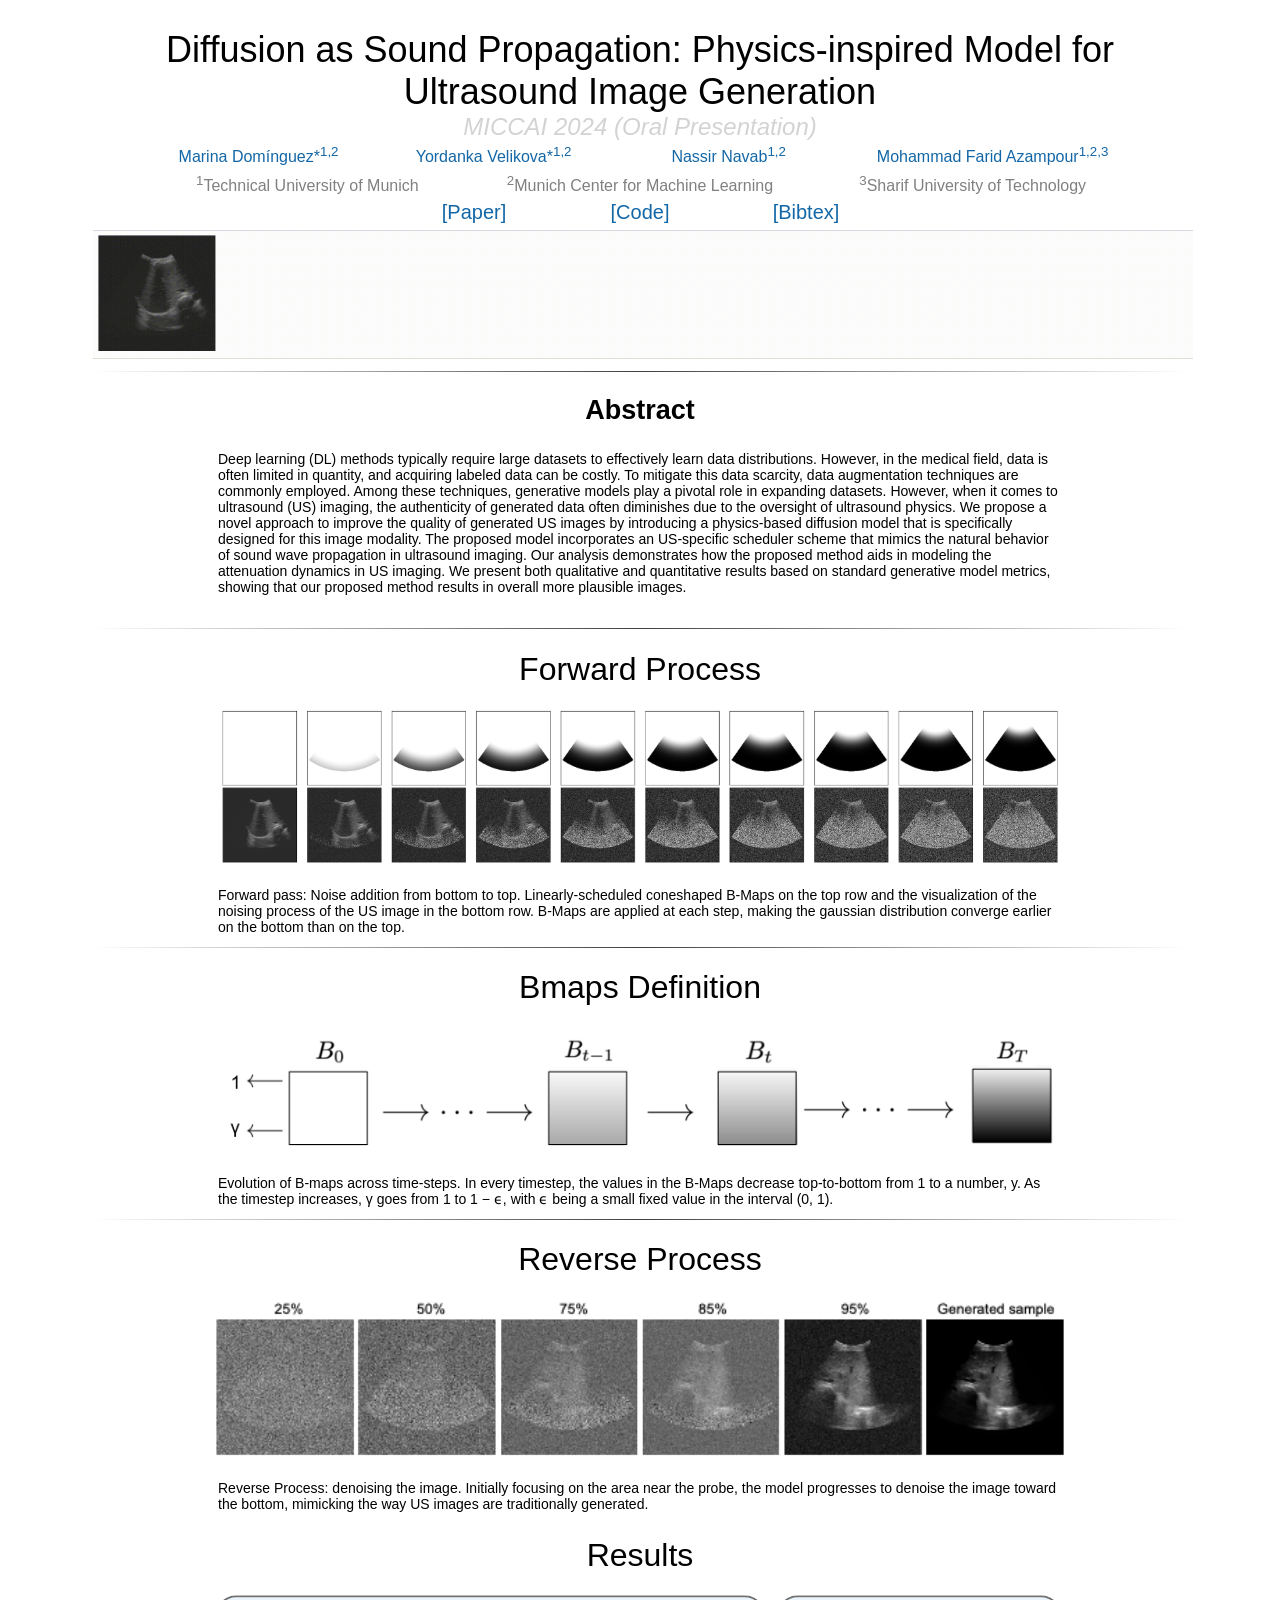
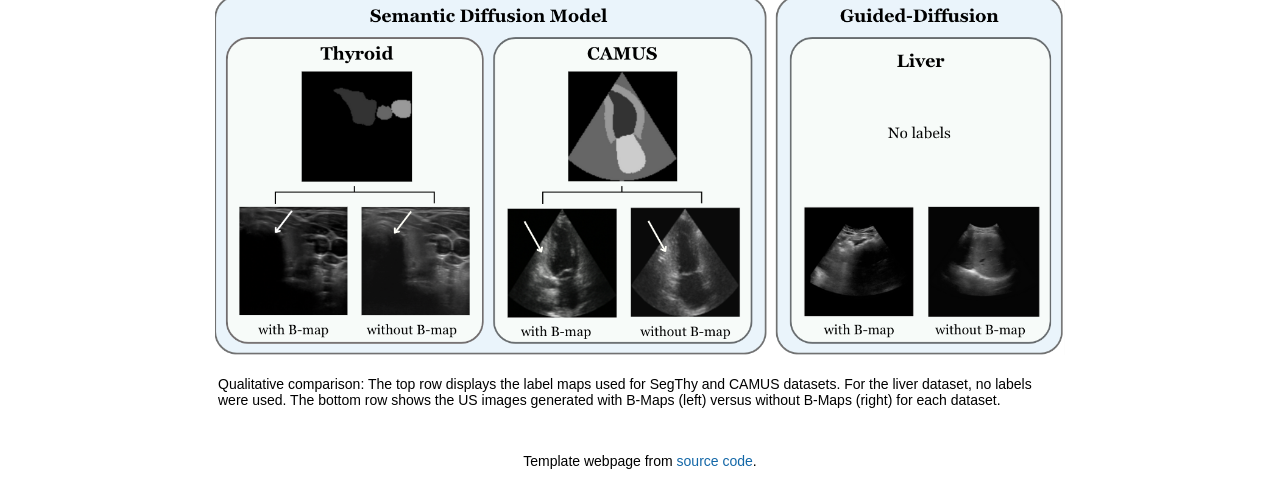
<file: diff-us/index.html>
<script src="http://www.google.com/jsapi" type="text/javascript"></script> 
<script type="text/javascript">google.load("jquery", "1.3.2");</script>

<style type="text/css">
	body {
		font-family: "HelveticaNeue-Light", "Helvetica Neue Light", "Helvetica Neue", Helvetica, Arial, "Lucida Grande", sans-serif; 
		font-weight:300;
		font-size:18px;
		margin-left: auto;
		margin-right: auto;
		width: 1100px;
	}
	
	h1 {
		font-size:32px;
		font-weight:300;
	}
	
	.disclaimerbox {
		background-color: #eee;		
		border: 1px solid #eeeeee;
		border-radius: 10px ;
		-moz-border-radius: 10px ;
		-webkit-border-radius: 10px ;
		padding: 20px;
	}

	video.header-vid {
		height: 140px;
		border: 1px solid black;
		border-radius: 10px ;
		-moz-border-radius: 10px ;
		-webkit-border-radius: 10px ;
	}
	
	img.header-img {
		height: 140px;
		border: 1px solid black;
		border-radius: 10px ;
		-moz-border-radius: 10px ;
		-webkit-border-radius: 10px ;
	}
	
	img.rounded {
		border: 1px solid #eeeeee;
		border-radius: 10px ;
		-moz-border-radius: 10px ;
		-webkit-border-radius: 10px ;
	}
	
	a:link,a:visited
	{
		color: #1367a7;
		text-decoration: none;
	}
	a:hover {
		color: #208799;
	}
	
	td.dl-link {
		height: 160px;
		text-align: center;
		font-size: 22px;
	}
	
	.layered-paper-big { /* modified from: http://css-tricks.com/snippets/css/layered-paper/ */
		box-shadow:
		0px 0px 1px 1px rgba(0,0,0,0.35), /* The top layer shadow */
		5px 5px 0 0px #fff, /* The second layer */
		5px 5px 1px 1px rgba(0,0,0,0.35), /* The second layer shadow */
		10px 10px 0 0px #fff, /* The third layer */
		10px 10px 1px 1px rgba(0,0,0,0.35), /* The third layer shadow */
		15px 15px 0 0px #fff, /* The fourth layer */
		15px 15px 1px 1px rgba(0,0,0,0.35), /* The fourth layer shadow */
		20px 20px 0 0px #fff, /* The fifth layer */
		20px 20px 1px 1px rgba(0,0,0,0.35), /* The fifth layer shadow */
		25px 25px 0 0px #fff, /* The fifth layer */
		25px 25px 1px 1px rgba(0,0,0,0.35); /* The fifth layer shadow */
		margin-left: 10px;
		margin-right: 45px;
	}

	.paper-big { /* modified from: http://css-tricks.com/snippets/css/layered-paper/ */
		box-shadow:
		0px 0px 1px 1px rgba(0,0,0,0.35); /* The top layer shadow */

		margin-left: 10px;
		margin-right: 45px;
	}


	.layered-paper { /* modified from: http://css-tricks.com/snippets/css/layered-paper/ */
		box-shadow:
		0px 0px 1px 1px rgba(0,0,0,0.35), /* The top layer shadow */
		5px 5px 0 0px #fff, /* The second layer */
		5px 5px 1px 1px rgba(0,0,0,0.35), /* The second layer shadow */
		10px 10px 0 0px #fff, /* The third layer */
		10px 10px 1px 1px rgba(0,0,0,0.35); /* The third layer shadow */
		margin-top: 5px;
		margin-left: 10px;
		margin-right: 30px;
		margin-bottom: 5px;
	}
	
	.vert-cent {
		position: relative;
		top: 50%;
		transform: translateY(-50%);
	}
	
	hr
	{
		border: 0;
		height: 1px;
		background-image: linear-gradient(to right, rgba(0, 0, 0, 0), rgba(0, 0, 0, 0.75), rgba(0, 0, 0, 0));
	}
</style>

<html>
<head>
	<title>DiffUS</title>
	<!--meta property="og:image" content="Path to my teaser.png"/> <!-- Facebook automatically scrapes this. Go to https://developers.facebook.com/tools/debug/ if you update and want to force Facebook to rescrape. -->
	<meta property="og:title" content="Diffusion as Sound Propagation: Physics-inspired Model for Ultrasound Image Generation" />
	<!--meta property="og:description" content="Paper description." />

	<!-- Get from Google Analytics -->
	<!-- Global site tag (gtag.js) - Google Analytics -->
	<script async src=""></script> 
	<script>
		window.dataLayer = window.dataLayer || [];
		function gtag(){dataLayer.push(arguments);}
		gtag('js', new Date());

		gtag('config', 'UA-75863369-6');
	</script>
</head>

<body>
	<br>
	<center>
		<span style="font-size:36px">Diffusion as Sound Propagation: Physics-inspired Model for Ultrasound Image Generation</span>
		<br>
		<span style="font-size:24px; font-style: italic; color: lightgray;">MICCAI 2024 (Oral Presentation)</span>

		<table align=center width=600px>
			<table align=center width=1000px>
				<tr>
					<td align=center width=200px>
						<center>
							<span style="font-size:16px"><a href="https://www.linkedin.com/in/marina-dominguez-martin/">Marina Domínguez*<sup>1,2</sup></a></span>
						</center>
					</td>
					<td align=center width=200px>
						<center>
							<span style="font-size:16px"><a href="https://danivelikova.github.io/">Yordanka Velikova*<sup>1,2</sup></a></span>
						</center>
					</td>
					<td align=center width=200px>
						<center>
							<span style="font-size:16px"><a href="https://www.cs.cit.tum.de/camp/members/cv-nassir-navab/nassir-navab/">Nassir Navab<sup>1,2</sup></a></span>
						</center>
					</td>
					<td align=center width=250px>
						<center>
							<span style="font-size:16px"><a href="https://scholar.google.de/citations?user=MQcHEBsAAAAJ&hl=en">Mohammad Farid Azampour<sup>1,2,3</sup></a></span>
						</center>
					</td>
				</tr>
			</table>
			<table align=center width=1000px>
				<tr>
					<td align=center width=200px>
						<center>
							<span style="font-size:16px; color: gray;"><sup>1</sup>Technical University of Munich</a></span>
						</center>
					</td>
					<td align=center width=200px>
						<center>
							<span style="font-size:16px; color: gray;"><sup>2</sup>Munich Center for Machine Learning</a></span>
						</center>
					</td>
					<td align=center width=200px>
						<center>
							<span style="font-size:16px; color: gray;"><sup>3</sup>Sharif University of Technology</a></span>
						</center>
					</td>
				</tr>
			</table>
			<table align=center width=500px>
				<tr>
					<td align=center width=120px>
						<center>
							<span style="font-size:20px"><a href='https://arxiv.org/abs/2407.05428v1'>[Paper]</a></span>
						</center>
					</td>
					<td align=center width=120px>
						<center>
							<span style="font-size:20px"><a href='https://github.com/marinadominguez/diffusion-for-us-images'>[Code]</a></span><br>
						</center>
					</td>
					<td align=center width=120px>
						<center>
							<span style="font-size:20px"><a href="./resources/bibtex.txt">[Bibtex]</a></span>
						</center>
					</td>
				</tr>
			</table>
		</table>
	</center>

	<!-- Teaser GIF -->
	<center>
		<table align=center width=1000px>
			<tr>
				<td width=1000px>
					<center>
						<img src="resources/diff-us-banner.gif" width="1100">
					</center>
				</td>
			</tr>
		</table>
	<hr>

	<table align=center width=850px>
		<center><h2>Abstract</h2></center>
		<tr>
			<td>
				<span style="font-size:14px"> Deep learning (DL) methods typically require large datasets to effectively learn data distributions. However, in the medical field, data is often limited in quantity, and acquiring labeled data can be costly. To mitigate this data scarcity, data augmentation techniques are commonly employed. Among these techniques, generative models play a pivotal role in expanding datasets. However, when it comes to ultrasound (US) imaging, the authenticity of generated data often diminishes due to the oversight of ultrasound physics. We propose a novel approach to improve the quality of generated US images by introducing a physics-based diffusion model that is specifically designed for this image modality. The proposed model incorporates an US-specific scheduler scheme that mimics the natural behavior of sound wave propagation in ultrasound imaging. Our analysis demonstrates how the proposed method aids in modeling the attenuation dynamics in US imaging. We present both qualitative and quantitative results based on standard generative model metrics, showing that our proposed method results in overall more plausible images.</span><br>
			</td>
		</tr>
	</table>
	<br>


	<hr>
	<center><h1>Forward Process</h1></center>
	<div class="center">
        <img width="850" src="resources/forwardwithbmaps.png" alt="Forward Pass with Bmaps">
    </div>
	<table align=center width=850px>
		<tr>
			<td>
				<br>
				<span style="font-size:14px"> 
					Forward pass: Noise addition from bottom to top. Linearly-scheduled coneshaped B-Maps on the top row and the visualization of the noising process of the US image in the bottom row. B-Maps are applied at each step, making the gaussian distribution converge earlier on the bottom than on the top.
			</td>
		</tr>
	</table>

	<hr>
	<center><h1>Bmaps Definition</h1></center>
	<div class="center">
        <img width="850" src="resources/final_ev_b-maps.png" alt="Bmaps">
    </div>
	<table align=center width=850px>
		<tr>
			<td>
				<br>
				<span style="font-size:14px"> 
					Evolution of B-maps across time-steps. In every timestep, the values in the B-Maps decrease top-to-bottom from 1 to a number, y. As the timestep increases, γ goes from 1 to 1 − ϵ, with ϵ being a small fixed value in the interval (0, 1).
			</td>
		</tr>
	</table>

	<hr>
	<center><h1>Reverse Process</h1></center>
	<div class="center">
        <img width="850" src="resources/diff-reverse.png" alt="Reverse Pass with Bmaps">
    </div>
	<table align=center width=850px>
		<tr>
			<td>
				<br>
				<span style="font-size:14px"> 
					Reverse Process: denoising the image. Initially focusing on the area near the probe, the model progresses to denoise the image toward the bottom, mimicking the way US images are traditionally generated.
			</td>
		</tr>
	</table>


	<center><h1>Results</h1></center>
	<div class="center">
        <img  width="850"  src="resources/results_white_arrows.png" alt="Qualitative Results">
    </div>
	<table align=center width=850px>
		<tr>
			<td>
				<br>
				<span style="font-size:14px"> 
					Qualitative comparison: The top row displays the label maps used for SegThy and CAMUS datasets. For the liver dataset, no labels were used. The bottom row shows the US images generated with B-Maps (left) versus without B-Maps (right) for each dataset.
			</td>
		</tr>
	</table>

	<br>
	<br>
	<right>
		<span style="font-size:14px"> 
		Template webpage from <a href="https://github.com/richzhang/webpage-template">source code</a>.
	</right>

<br>
</body>
</html>
</file>
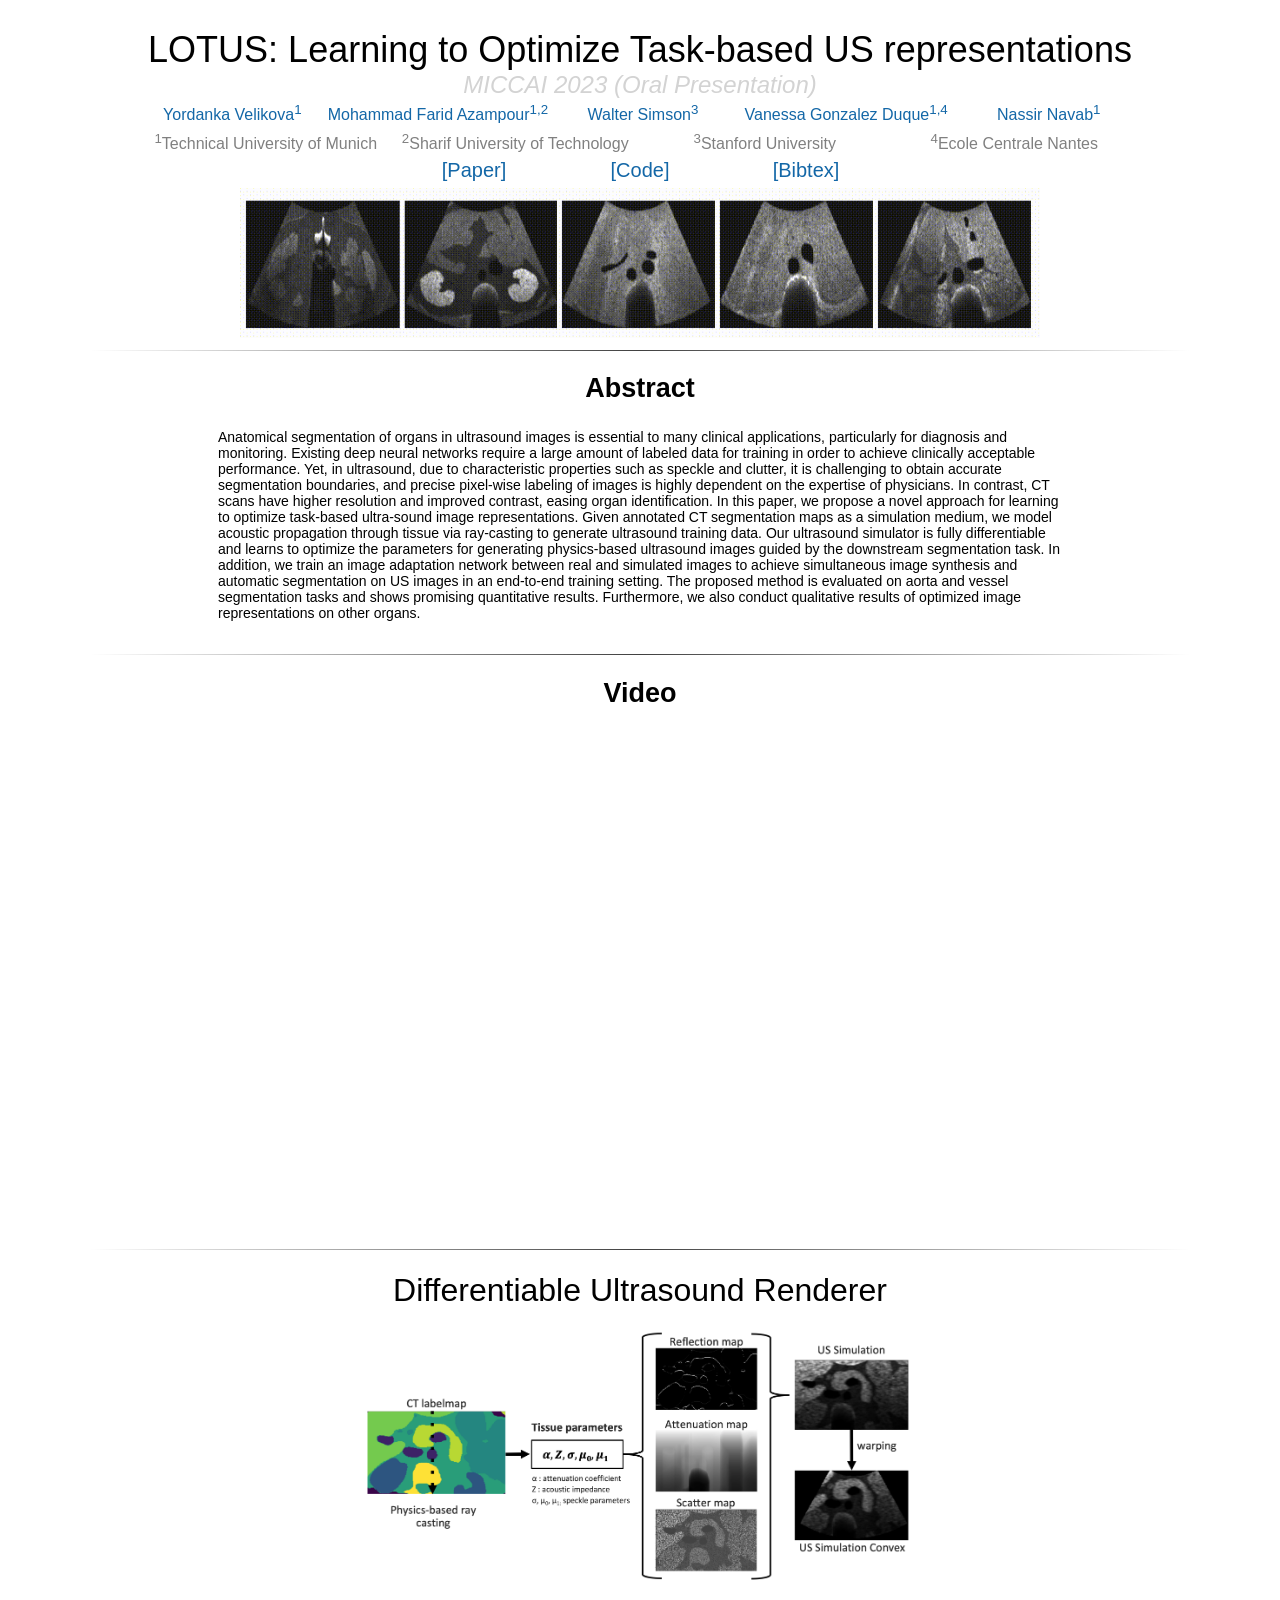
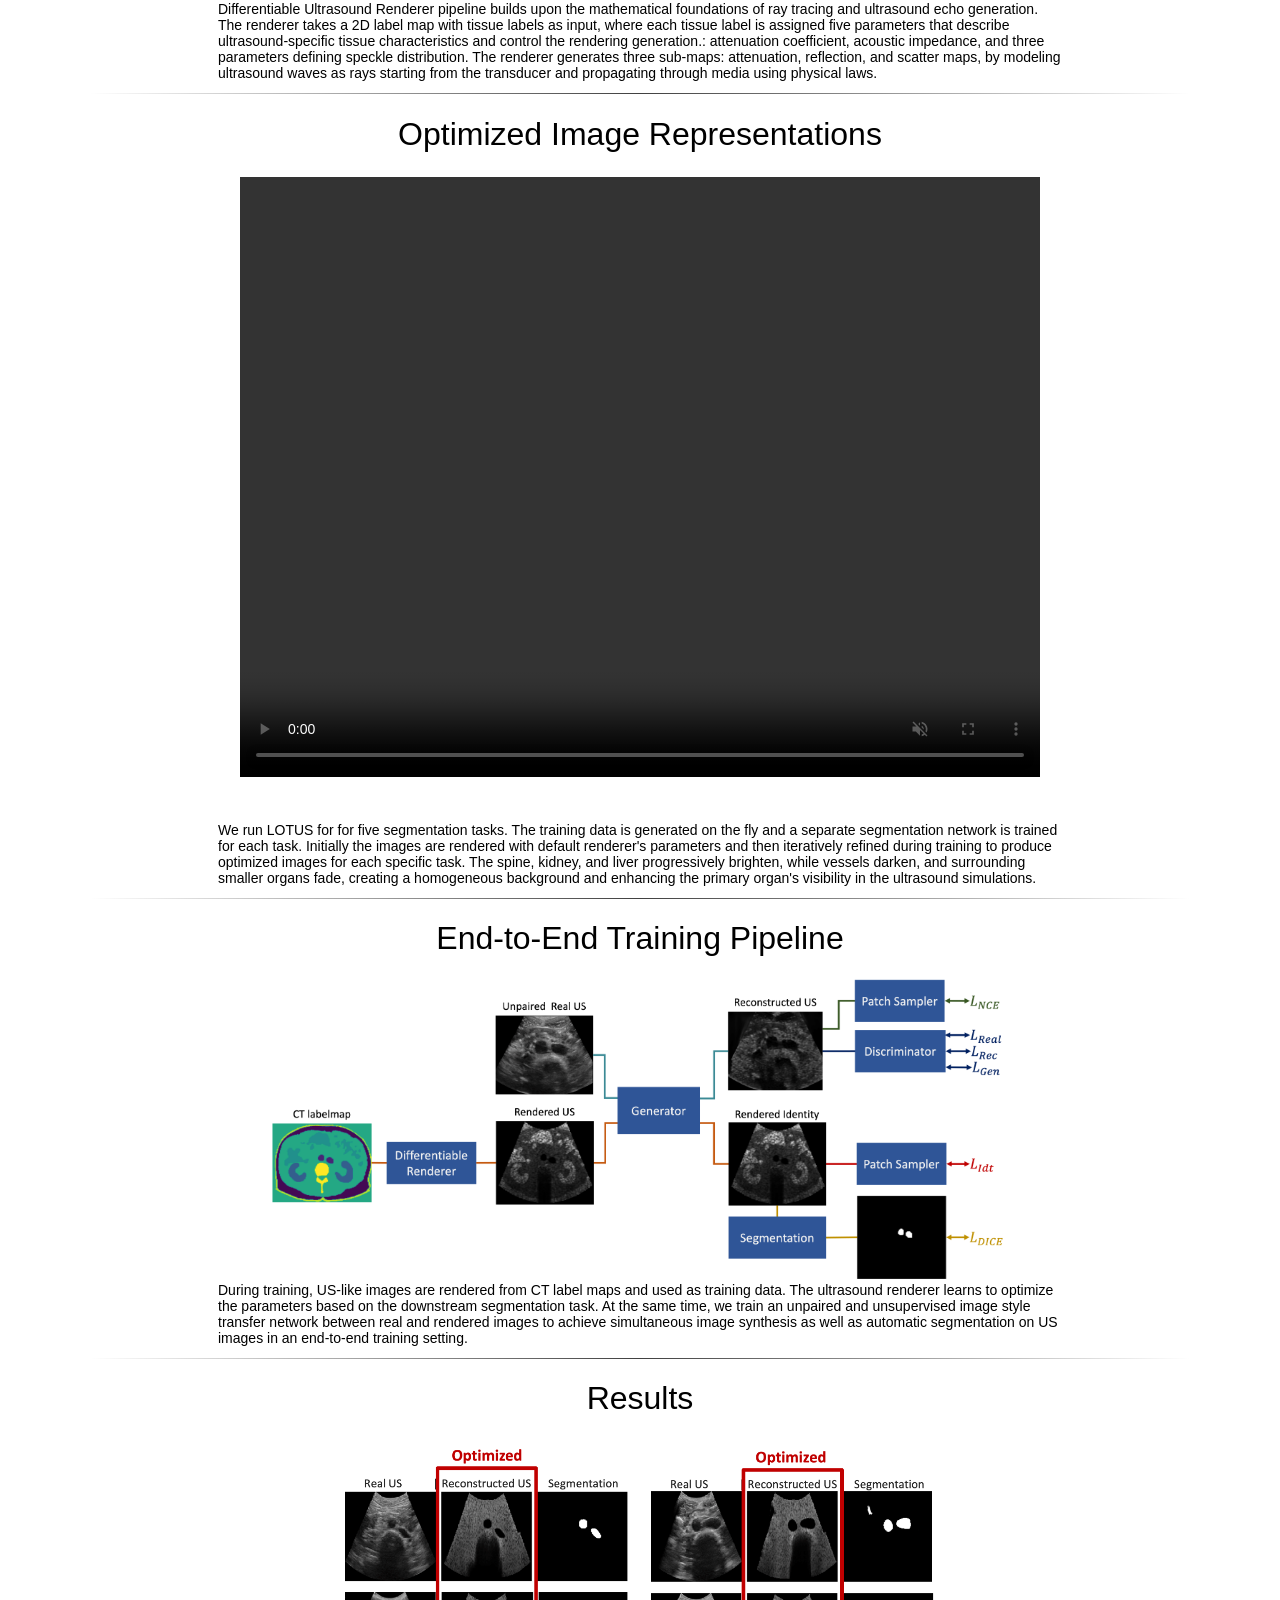
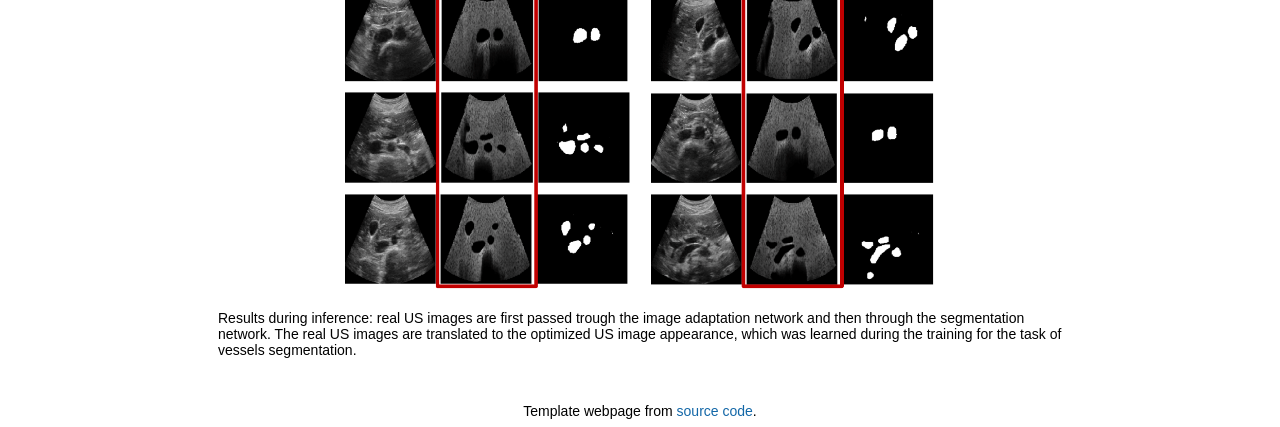
<file: lotus/index.html>
<script src="http://www.google.com/jsapi" type="text/javascript"></script> 
<script type="text/javascript">google.load("jquery", "1.3.2");</script>

<style type="text/css">
	body {
		font-family: "HelveticaNeue-Light", "Helvetica Neue Light", "Helvetica Neue", Helvetica, Arial, "Lucida Grande", sans-serif; 
		font-weight:300;
		font-size:18px;
		margin-left: auto;
		margin-right: auto;
		width: 1100px;
	}
	
	h1 {
		font-size:32px;
		font-weight:300;
	}
	
	.disclaimerbox {
		background-color: #eee;		
		border: 1px solid #eeeeee;
		border-radius: 10px ;
		-moz-border-radius: 10px ;
		-webkit-border-radius: 10px ;
		padding: 20px;
	}

	video.header-vid {
		height: 140px;
		border: 1px solid black;
		border-radius: 10px ;
		-moz-border-radius: 10px ;
		-webkit-border-radius: 10px ;
	}
	
	img.header-img {
		height: 140px;
		border: 1px solid black;
		border-radius: 10px ;
		-moz-border-radius: 10px ;
		-webkit-border-radius: 10px ;
	}
	
	img.rounded {
		border: 1px solid #eeeeee;
		border-radius: 10px ;
		-moz-border-radius: 10px ;
		-webkit-border-radius: 10px ;
	}
	
	a:link,a:visited
	{
		color: #1367a7;
		text-decoration: none;
	}
	a:hover {
		color: #208799;
	}
	
	td.dl-link {
		height: 160px;
		text-align: center;
		font-size: 22px;
	}
	
	.layered-paper-big { /* modified from: http://css-tricks.com/snippets/css/layered-paper/ */
		box-shadow:
		0px 0px 1px 1px rgba(0,0,0,0.35), /* The top layer shadow */
		5px 5px 0 0px #fff, /* The second layer */
		5px 5px 1px 1px rgba(0,0,0,0.35), /* The second layer shadow */
		10px 10px 0 0px #fff, /* The third layer */
		10px 10px 1px 1px rgba(0,0,0,0.35), /* The third layer shadow */
		15px 15px 0 0px #fff, /* The fourth layer */
		15px 15px 1px 1px rgba(0,0,0,0.35), /* The fourth layer shadow */
		20px 20px 0 0px #fff, /* The fifth layer */
		20px 20px 1px 1px rgba(0,0,0,0.35), /* The fifth layer shadow */
		25px 25px 0 0px #fff, /* The fifth layer */
		25px 25px 1px 1px rgba(0,0,0,0.35); /* The fifth layer shadow */
		margin-left: 10px;
		margin-right: 45px;
	}

	.paper-big { /* modified from: http://css-tricks.com/snippets/css/layered-paper/ */
		box-shadow:
		0px 0px 1px 1px rgba(0,0,0,0.35); /* The top layer shadow */

		margin-left: 10px;
		margin-right: 45px;
	}


	.layered-paper { /* modified from: http://css-tricks.com/snippets/css/layered-paper/ */
		box-shadow:
		0px 0px 1px 1px rgba(0,0,0,0.35), /* The top layer shadow */
		5px 5px 0 0px #fff, /* The second layer */
		5px 5px 1px 1px rgba(0,0,0,0.35), /* The second layer shadow */
		10px 10px 0 0px #fff, /* The third layer */
		10px 10px 1px 1px rgba(0,0,0,0.35); /* The third layer shadow */
		margin-top: 5px;
		margin-left: 10px;
		margin-right: 30px;
		margin-bottom: 5px;
	}
	
	.vert-cent {
		position: relative;
		top: 50%;
		transform: translateY(-50%);
	}
	
	hr
	{
		border: 0;
		height: 1px;
		background-image: linear-gradient(to right, rgba(0, 0, 0, 0), rgba(0, 0, 0, 0.75), rgba(0, 0, 0, 0));
	}
</style>

<html>
<head>
	<title>LOTUS</title>
	<!--meta property="og:image" content="Path to my teaser.png"/> <!-- Facebook automatically scrapes this. Go to https://developers.facebook.com/tools/debug/ if you update and want to force Facebook to rescrape. -->
	<meta property="og:title" content="LOTUS: Learning to Optimize Task-based US representations." />
	<!--meta property="og:description" content="Paper description." />

	<!-- Get from Google Analytics -->
	<!-- Global site tag (gtag.js) - Google Analytics -->
	<script async src=""></script> 
	<script>
		window.dataLayer = window.dataLayer || [];
		function gtag(){dataLayer.push(arguments);}
		gtag('js', new Date());

		gtag('config', 'UA-75863369-6');
	</script>
</head>

<body>
	<br>
	<center>
		<span style="font-size:36px">LOTUS: Learning to Optimize Task-based US representations</span>
		<br>
		<span style="font-size:24px; font-style: italic; color: lightgray;">MICCAI 2023 (Oral Presentation)</span>

		<table align=center width=600px>
			<table align=center width=1000px>
				<tr>
					<td align=center width=200px>
						<center>
							<span style="font-size:16px"><a href="https://danivelikova.github.io/">Yordanka Velikova<sup>1</sup></a></span>
						</center>
					</td>
					<td align=center width=250px>
						<center>
							<span style="font-size:16px"><a href="https://scholar.google.de/citations?user=MQcHEBsAAAAJ&hl=en">Mohammad Farid Azampour<sup>1,2</sup></a></span>
						</center>
					</td>
					<td align=center width=200px>
						<center>
							<span style="font-size:16px"><a href="https://waltersimson.com/">Walter Simson<sup>3</sup></a></span>
						</center>
					</td>
					<td align=center width=250px>
						<center>
							<span style="font-size:16px"><a href="https://vgonzalezd.github.io/">Vanessa Gonzalez Duque<sup>1,4</sup></a></span>
						</center>
					</td>
					<td align=center width=200px>
						<center>
							<span style="font-size:16px"><a href="https://www.cs.cit.tum.de/camp/members/cv-nassir-navab/nassir-navab/">Nassir Navab<sup>1</sup></a></span>
						</center>
					</td>
				</tr>
			</table>
			<table align=center width=1000px>
				<tr>
					<td align=center width=200px>
						<center>
							<span style="font-size:16px; color: gray;"><sup>1</sup>Technical University of Munich</a></span>
						</center>
					</td>
					<td align=center width=200px>
						<center>
							<span style="font-size:16px; color: gray;"><sup>2</sup>Sharif University of Technology</a></span>
						</center>
					</td>
					<td align=center width=200px>
						<center>
							<span style="font-size:16px; color: gray;"><sup>3</sup>Stanford University</a></span>
						</center>
					</td>
					<td align=center width=200px>
						<center>
							<span style="font-size:16px; color: gray;"><sup>4</sup>Ecole Centrale Nantes</a></span>
						</center>
					</td>
				</tr>
			</table>
			<table align=center width=500px>
				<tr>
					<td align=center width=120px>
						<center>
							<span style="font-size:20px"><a href='https://arxiv.org/abs/2307.16021'>[Paper]</a></span>
						</center>
					</td>
					<td align=center width=120px>
						<center>
							<span style="font-size:20px"><a href='https://github.com/danivelikova/lotus'>[Code]</a></span><br>
						</center>
					</td>
					<td align=center width=120px>
						<center>
							<span style="font-size:20px"><a href="./resources/bibtex.txt">[Bibtex]</a></span>
						</center>
					</td>
				</tr>
			</table>
		</table>
	</center>

	<!-- Teaser GIF -->
	<center>
		<table align=center width=1000px>
			<tr>
				<td width=1000px>
					<center>
						<img src="resources/lotus_animation_bright.gif" width="800" height="150">
					</center>
				</td>
			</tr>
		</table>
	<hr>

	<table align=center width=850px>
		<center><h2>Abstract</h2></center>
		<tr>
			<td>
				<span style="font-size:14px"> Anatomical segmentation of organs in ultrasound images is essential to many clinical applications, particularly for diagnosis and monitoring. Existing deep neural networks require a large amount of labeled data for training in order to achieve clinically acceptable performance. Yet, in ultrasound, due to characteristic properties such as speckle and clutter, it is challenging to obtain accurate segmentation boundaries, and precise pixel-wise labeling of images is highly dependent on the expertise of physicians. In contrast, CT scans have higher resolution and improved contrast, easing organ identification. In this paper, we propose a novel approach for learning to optimize task-based ultra-sound image representations. Given annotated CT segmentation maps as a simulation medium, we model acoustic propagation through tissue via ray-casting to generate ultrasound training data. Our ultrasound simulator is fully differentiable and learns to optimize the parameters for generating physics-based ultrasound images guided by the downstream segmentation task. In addition, we train an image adaptation network between real and simulated images to achieve simultaneous image synthesis and automatic segmentation on US images in an end-to-end training setting. The proposed method is evaluated on aorta and vessel segmentation tasks and shows promising quantitative results. Furthermore, we also conduct qualitative results of optimized image representations on other organs.</span><br>
			</td>
		</tr>
	</table>
	<br>

	<hr>
	<center><h2>Video</h2></center>
	<p align="center">
		<iframe width="850" height="500" src="https://www.youtube.com/embed/Esx3uf0XFIU?si=aFi2wYO5qtz_994t" frameborder="0" allow="autoplay; encrypted-media" allowfullscreen align="center"></iframe>
	</p>


	<hr>
	<center><h1>Differentiable Ultrasound Renderer</h1></center>
	<div class="center">
        <img height="250"  src="resources/diff_renderer_pipeline.png" alt="Differentiable Ultrasound Renderer Pipeline">
    </div>
	<table align=center width=850px>
		<tr>
			<td>
				<br>
				<span style="font-size:14px"> 
					Differentiable Ultrasound Renderer pipeline builds upon the mathematical foundations of ray tracing and ultrasound echo generation. The renderer takes a 2D label map with tissue labels as input, where each tissue label is assigned five parameters that describe ultrasound-specific tissue characteristics and control the rendering generation.: attenuation coefficient, acoustic impedance, and three parameters defining speckle distribution. The renderer generates three sub-maps: attenuation, reflection, and scatter maps, by modeling ultrasound waves as rays starting from the transducer and propagating through media using physical laws.
			</td>
		</tr>
	</table>

	<!-- LOTUS animation-->
	<hr>
	<center><h1>Optimized Image Representations</h1></center>
	<center>
		<table align=center width=800px>
			<tr>
				<td width=1000px>
					<center>
						<video id="lotusVideo"  width="800" height="600" controls loop autoplay muted>
							<source src="resources/lotus_opening_animation.mp4" type="video/mp4">
							Your browser does not support the video tag.
						</video>	
						<script>
							document.getElementById('lotusVideo').playbackRate = 1.2;
						</script>	
					</center>
				</td>
			</tr>
		</table>
		<br>
		<table align=center width=850px>
			<tr>
				<td>
					<br>
					<span style="font-size:14px"> 
						We run LOTUS for for five segmentation tasks. The training data is generated on the fly and a separate segmentation network is trained for each task. Initially the images are rendered with default renderer's parameters and then iteratively refined during training to produce optimized images for each specific task. The spine, kidney, and liver progressively brighten, while vessels darken, and surrounding smaller organs fade, creating a homogeneous background and enhancing the primary organ's visibility in the ultrasound simulations.
				</td>
			</tr>
		</table>


	<hr>

	<center><h1>End-to-End Training Pipeline</h1></center>
	<div class="center">
        <img  height="300"  src="resources/overview.png" alt="End-to-End Training Pipeline">
    </div>
	<table align=center width=850px>
		<tr>
			<td>
				<span style="font-size:14px"> 
					During training, US-like images are rendered from CT label maps and used as training data. The ultrasound renderer learns to optimize the parameters based on the downstream segmentation task. At the same time, we train an unpaired and unsupervised image style transfer network between real and rendered images to achieve simultaneous image synthesis as well as automatic segmentation on US images in an end-to-end training setting.
			</td>
		</tr>
	</table>


	<hr>

	<center><h1>Results</h1></center>
	<div class="center">
        <img  width="600"  src="resources/inference_results.png" alt="Results during inference">
    </div>
	<table align=center width=850px>
		<tr>
			<td>
				<br>
				<span style="font-size:14px"> 
					Results during inference: real US images are first passed trough the image adaptation network and then through the segmentation network. The real US images are translated to the optimized US image appearance, which was learned during the training for the task of vessels segmentation.
			</td>
		</tr>
	</table>

	<br>
	<br>
	<right>
		<span style="font-size:14px"> 
		Template webpage from <a href="https://github.com/richzhang/webpage-template">source code</a>.
	</right>

<br>
</body>
</html>
</file>
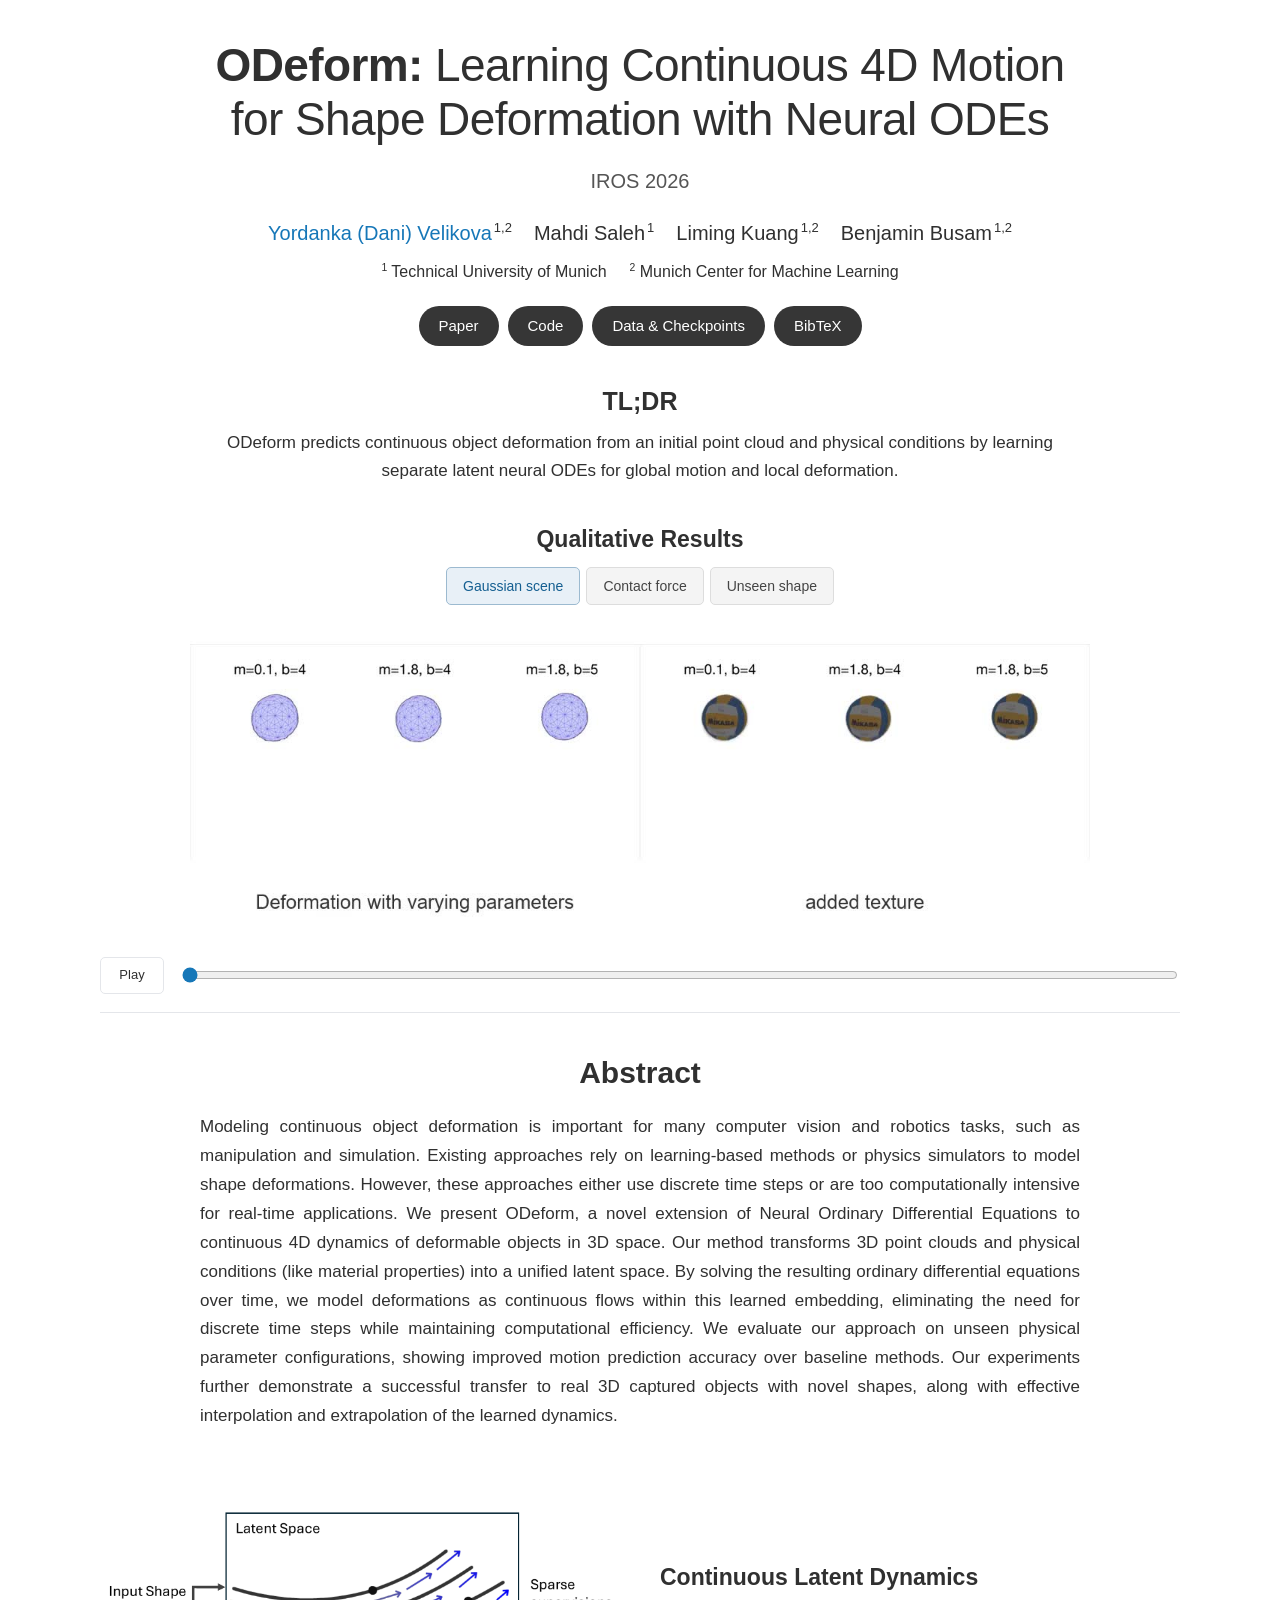
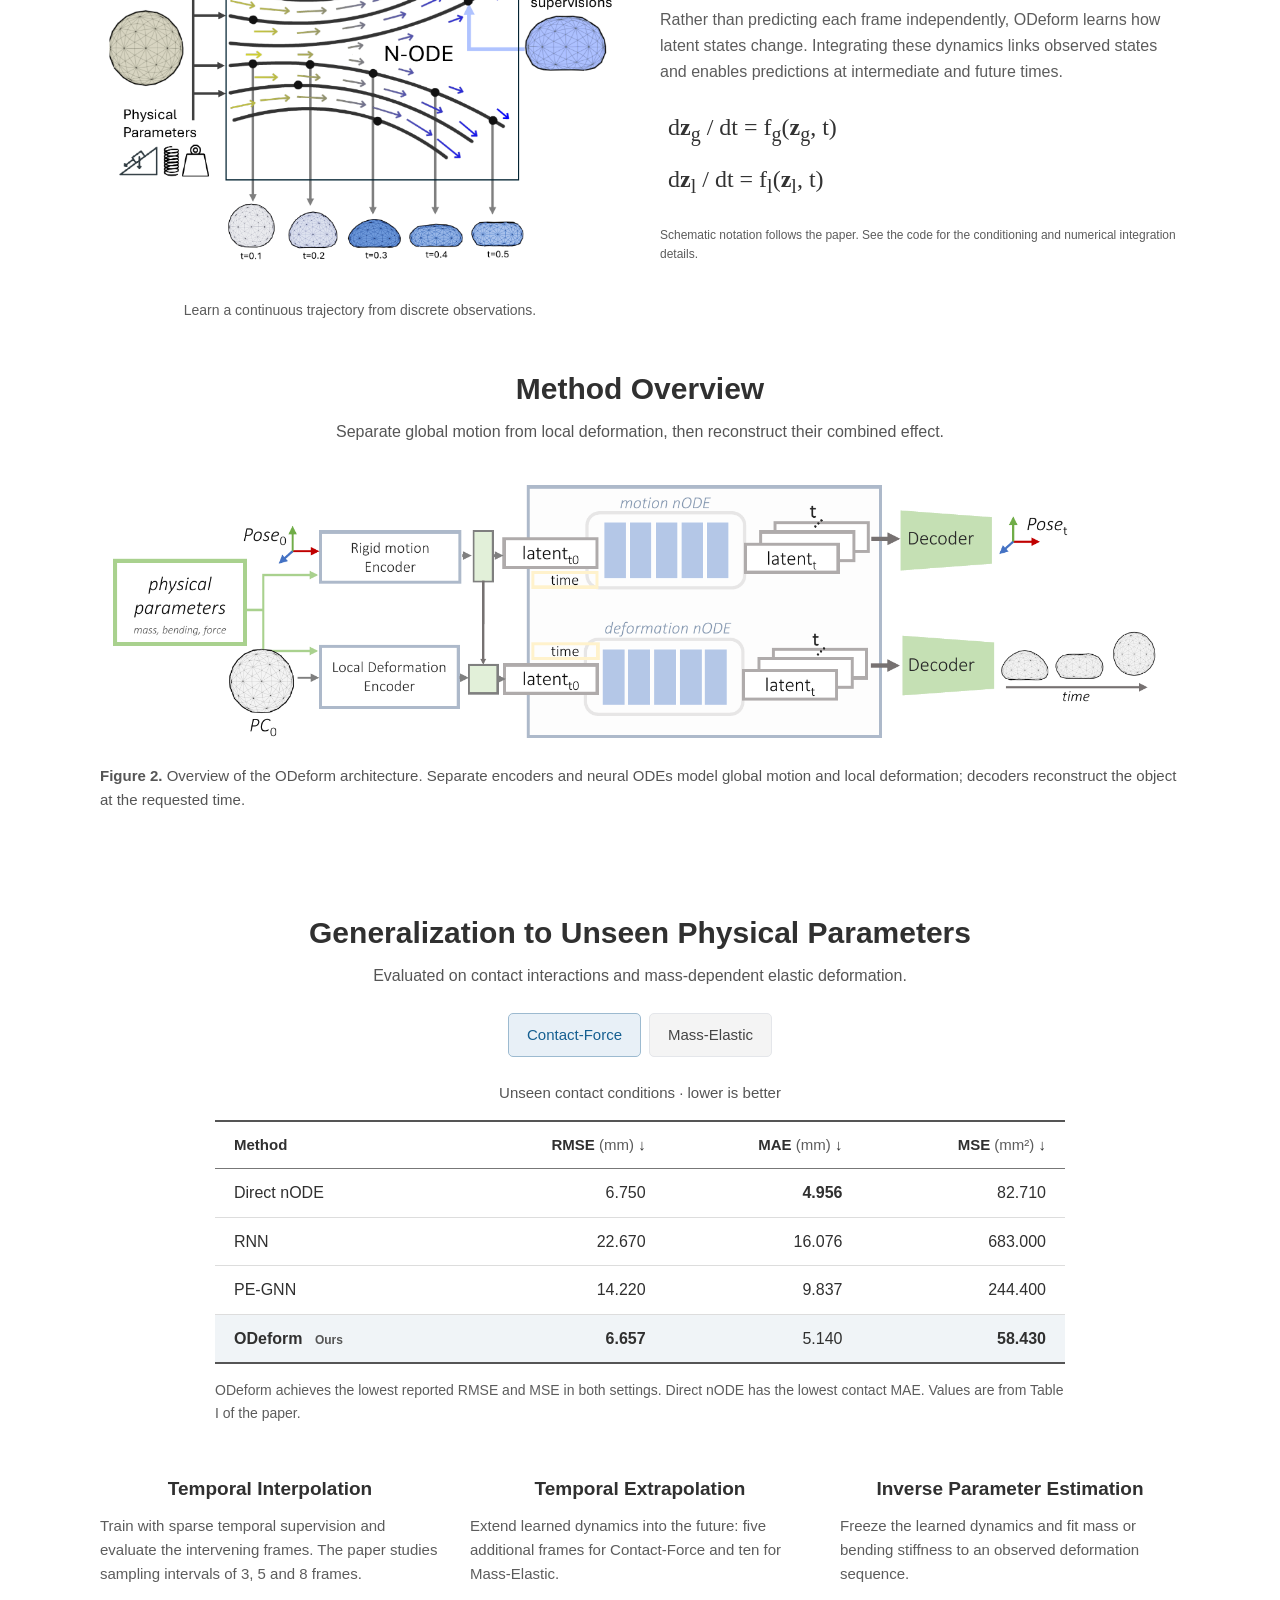
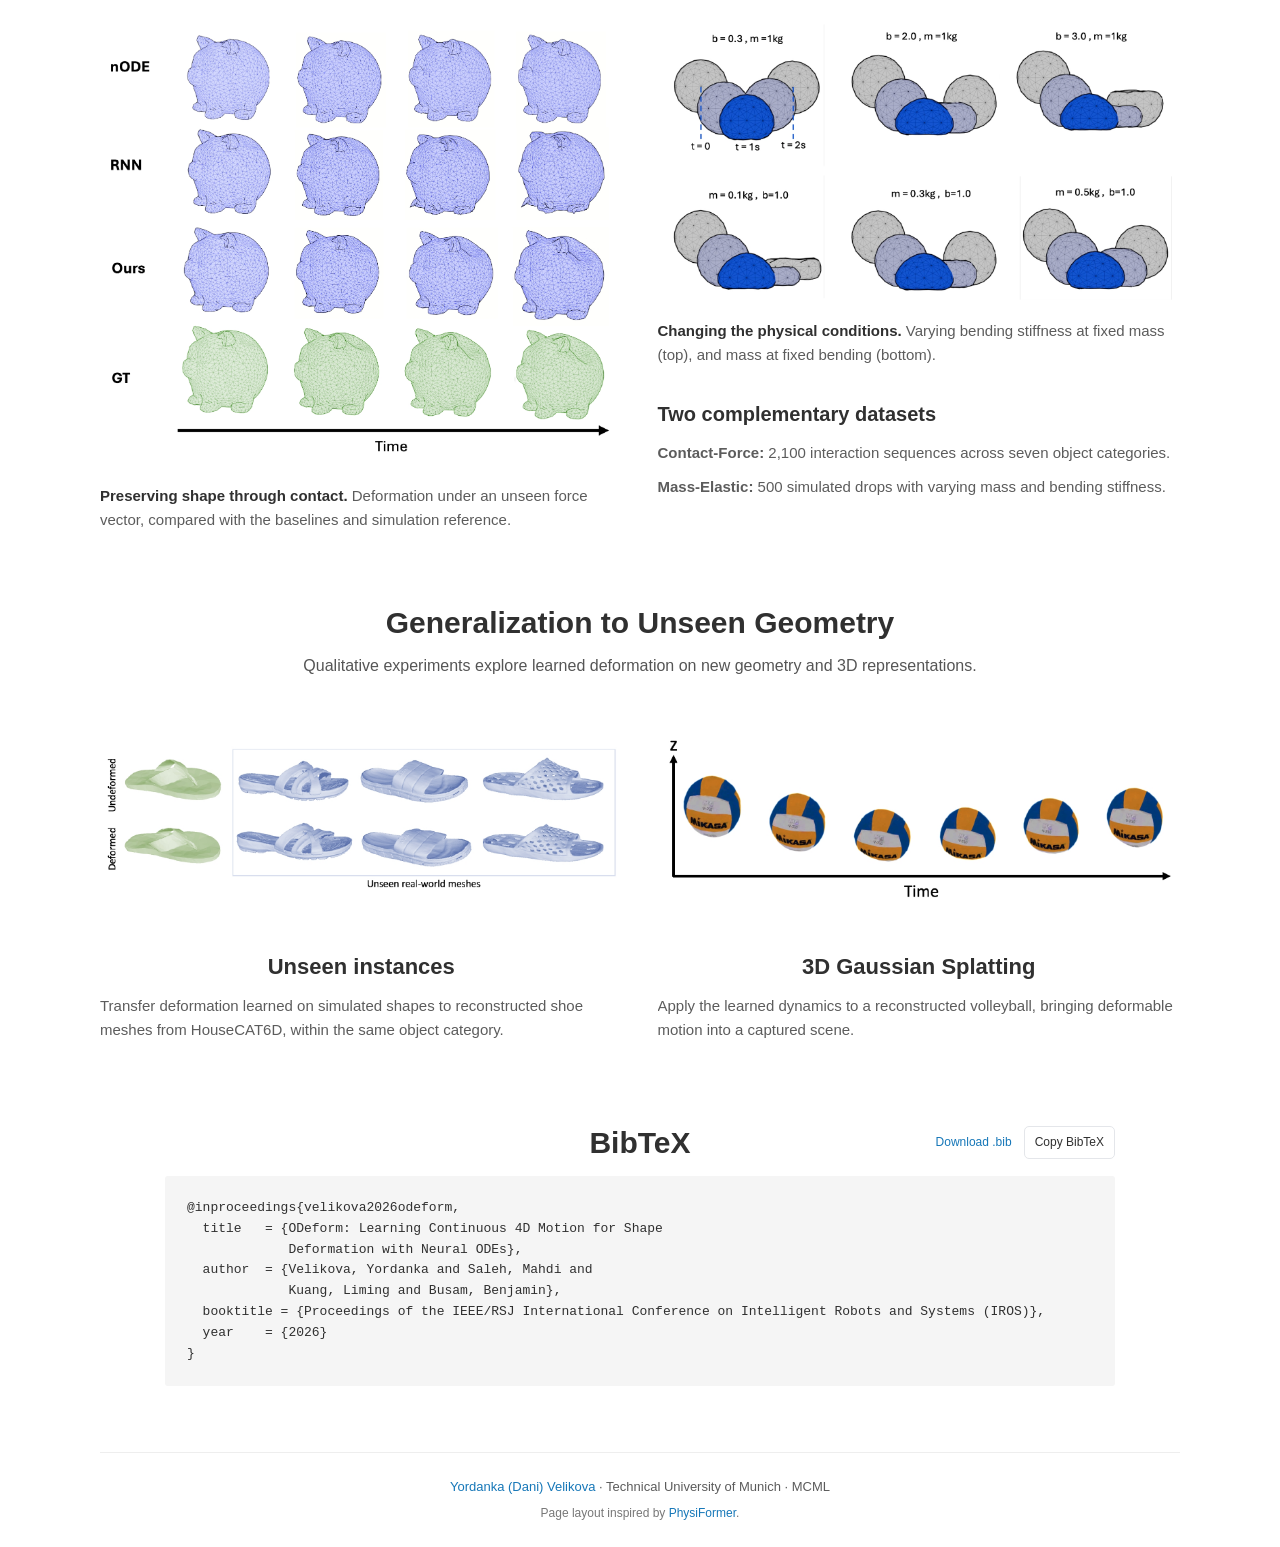
<file: odeform/index.html>
<!doctype html>
<html lang="en">
<head>
  <meta charset="utf-8">
  <meta name="viewport" content="width=device-width, initial-scale=1">
  <title>ODeform — Continuous 4D Shape Deformation</title>
  <meta name="description" content="ODeform learns continuous shape deformation from an initial point cloud and physical conditions using two latent neural ODEs. IROS 2026.">
  <meta name="theme-color" content="#ffffff">
  <link rel="canonical" href="https://danivelikova.github.io/odeform/">
  <meta property="og:type" content="website">
  <meta property="og:title" content="ODeform: Learning Continuous 4D Motion for Shape Deformation with Neural ODEs">
  <meta property="og:description" content="From an initial shape and physical conditions to continuous deformation. Paper, code, datasets and results.">
  <meta property="og:url" content="https://danivelikova.github.io/odeform/">
  <meta property="og:image" content="https://danivelikova.github.io/odeform/assets/physical-parameters.png">
  <meta name="twitter:card" content="summary_large_image">
  <link rel="icon" href="assets/favicon.svg" type="image/svg+xml">
  <link rel="stylesheet" href="style.css?v=labels-11">
  <script src="script.js?v=labels-11" defer></script>
</head>
<body>
  <noscript><style>.demo-panel[hidden],.table-frame[hidden]{display:block!important}.demo-switch,.result-tabs{display:none}</style></noscript>
  <a class="skip-link" href="#main">Skip to content</a>
  <main id="main">
    <section class="hero wrap" aria-labelledby="title">

      <h1 id="title"><strong>ODeform:</strong> Learning Continuous 4D Motion<br class="desktop-break"> for Shape Deformation with Neural ODEs</h1>
      <p class="venue">IROS 2026</p>
      <p class="authors"><span><a href="../">Yordanka (Dani) Velikova</a><sup>1,2</sup></span><span>Mahdi Saleh<sup>1</sup></span><span>Liming Kuang<sup>1,2</sup></span><span>Benjamin Busam<sup>1,2</sup></span></p>
      <p class="affiliations"><span><sup>1</sup> Technical University of Munich</span><span><sup>2</sup> Munich Center for Machine Learning</span></p>
      <div class="resource-links"><a class="button primary" href="https://arxiv.org/pdf/2607.20670">Paper</a><a class="button" href="https://github.com/danivelikova/odeform">Code</a><a class="button" href="https://drive.google.com/drive/folders/1FmD-MZsBkA3cIzFlTwfNlf-u1JqdCRyy">Data &amp; Checkpoints</a><a class="button text-button" href="#citation">BibTeX</a></div>

    </section>

    <section class="tldr wrap"><h2>TL;DR</h2><p>ODeform predicts continuous object deformation from an initial point cloud and physical conditions by learning separate latent neural ODEs for global motion and local deformation.</p></section>

    <section class="showcase wrap" aria-label="Animated results">
      <div class="showcase-top"><span class="section-tag">Qualitative Results</span><div class="demo-switch" role="group" aria-label="Choose a demonstration"><button type="button" data-demo="gaussian" aria-pressed="true">Gaussian scene</button><button type="button" data-demo="contact" aria-pressed="false">Contact force</button><button type="button" data-demo="geometry" aria-pressed="false">Unseen shape</button></div></div>
      <div id="demo-contact" class="demo-panel" hidden>
        <div class="mesh-icons" role="group" aria-label="Choose contact mesh"><button type="button" class="mesh-option" data-mesh-group="contact" data-mesh="cat" aria-pressed="true" aria-label="Choose Cat" title="Cat"><img src="assets/contact-cat-ours.jpg" alt="" loading="lazy"><span>Cat</span></button><button type="button" class="mesh-option" data-mesh-group="contact" data-mesh="bottle" aria-pressed="false" aria-label="Choose Bottle" title="Bottle"><img src="assets/contact-bottle-ours.jpg" alt="" loading="lazy"><span>Bottle</span></button><button type="button" class="mesh-option" data-mesh-group="contact" data-mesh="dog" aria-pressed="false" aria-label="Choose Dog" title="Dog"><img src="assets/contact-dog-ours.jpg" alt="" loading="lazy"><span>Dog</span></button><button type="button" class="mesh-option" data-mesh-group="contact" data-mesh="pillow" aria-pressed="false" aria-label="Choose Pillow" title="Pillow"><img src="assets/contact-pillow-ours.jpg" alt="" loading="lazy"><span>Pillow</span></button><button type="button" class="mesh-option" data-mesh-group="contact" data-mesh="flipflop" aria-pressed="false" aria-label="Choose Flipflop" title="Flipflop"><img src="assets/contact-flipflop-ours.jpg" alt="" loading="lazy"><span>Flipflop</span></button></div>
        <div class="video-pair"><figure><div class="video-label"><span class="swatch ours"></span> ODeform prediction</div><video muted playsinline loop controls preload="metadata" poster="assets/contact-poster.jpg" aria-label="ODeform predicts a cat-shaped object's deformation under contact"><source src="assets/contact-ours.mp4" type="video/mp4">Your browser cannot play this video. <a href="assets/contact-ours.mp4">Download it here.</a></video></figure><figure><div class="video-label"><span class="swatch reference"></span> Simulation reference</div><video muted playsinline loop controls preload="metadata" poster="assets/reference-poster.jpg" aria-label="Ground-truth simulated deformation of the same cat-shaped object"><source src="assets/contact-reference.mp4" type="video/mp4">Your browser cannot play this video. <a href="assets/contact-reference.mp4">Download it here.</a></video></figure></div>
        <p class="demo-caption">Predicting deformation for an unseen contact condition. Left: ODeform. Right: ground-truth simulation.</p>
      </div>
      <div id="demo-geometry" class="demo-panel" hidden><div class="mesh-icons" role="group" aria-label="Choose unseen flipflop"><button type="button" class="mesh-option" data-mesh-group="geometry" data-mesh="5" aria-pressed="true" aria-label="Choose Flipflop 1" title="Flipflop 1"><img src="assets/unseen-flipflop-5.jpg" alt="" loading="lazy"><span>Flipflop 1</span></button><button type="button" class="mesh-option" data-mesh-group="geometry" data-mesh="6" aria-pressed="false" aria-label="Choose Flipflop 2" title="Flipflop 2"><img src="assets/unseen-flipflop-6.jpg" alt="" loading="lazy"><span>Flipflop 2</span></button><button type="button" class="mesh-option" data-mesh-group="geometry" data-mesh="7" aria-pressed="false" aria-label="Choose Flipflop 3" title="Flipflop 3"><img src="assets/unseen-flipflop-7.jpg" alt="" loading="lazy"><span>Flipflop 3</span></button><button type="button" class="mesh-option" data-mesh-group="geometry" data-mesh="9" aria-pressed="false" aria-label="Choose Flipflop 4" title="Flipflop 4"><img src="assets/unseen-flipflop-9.jpg" alt="" loading="lazy"><span>Flipflop 4</span></button></div><figure class="single-video"><video muted playsinline loop controls preload="none" poster="assets/unseen-flipflop-5.jpg" aria-label="Predicted deformation on an unseen reconstructed shoe"><source src="assets/unseen-flipflop-5.mp4" type="video/mp4"></video></figure><p class="demo-caption">Flipflop 1: learned deformation transferred to a reconstructed HouseCAT6D mesh within the same object category.</p></div>
      <div id="demo-gaussian" class="demo-panel"><figure class="single-video scene gaussian-story"><video muted playsinline loop controls preload="none" poster="assets/gaussian-side-by-side-poster.jpg" aria-label="Three physical settings shown simultaneously as meshes and textured volleyballs, followed by a scene integration title and the 3D Gaussian Splatting scene"><source src="assets/gaussian-side-by-side.mp4" type="video/mp4"></video></figure></div>
      <div class="playback" hidden><button type="button" id="play-toggle" aria-label="Play demonstration">Play</button><label class="sr-only" for="timeline">Demonstration progress</label><input id="timeline" type="range" min="0" max="1000" value="0"></div>
    </section>

    <section class="abstract wrap section" id="overview">
      <h2>Abstract</h2>
      <p>Modeling continuous object deformation is important for many computer vision and robotics tasks, such as manipulation and simulation. Existing approaches rely on learning-based methods or physics simulators to model shape deformations. However, these approaches either use discrete time steps or are too computationally intensive for real-time applications. We present ODeform, a novel extension of Neural Ordinary Differential Equations to continuous 4D dynamics of deformable objects in 3D space. Our method transforms 3D point clouds and physical conditions (like material properties) into a unified latent space. By solving the resulting ordinary differential equations over time, we model deformations as continuous flows within this learned embedding, eliminating the need for discrete time steps while maintaining computational efficiency. We evaluate our approach on unseen physical parameter configurations, showing improved motion prediction accuracy over baseline methods. Our experiments further demonstrate a successful transfer to real 3D captured objects with novel shapes, along with effective interpolation and extrapolation of the learned dynamics.</p>
    </section>

    <section class="method-section section" id="method">
      <div class="wrap">
      <div class="method-detail"><figure><img src="assets/latent-dynamics.png" width="1538" height="1125" loading="lazy" alt="Initial shape and physical parameters define a latent trajectory. Sparse observed states supervise continuous shape evolution."><figcaption>Learn a continuous trajectory from discrete observations.</figcaption></figure><div><h3>Continuous Latent Dynamics</h3><p>Rather than predicting each frame independently, ODeform learns how latent states change. Integrating these dynamics links observed states and enables predictions at intermediate and future times.</p><div class="equations" aria-label="Global and local latent differential equations"><span>d<b>z</b><sub>g</sub> / dt = f<sub>g</sub>(<b>z</b><sub>g</sub>, t)</span><span>d<b>z</b><sub>l</sub> / dt = f<sub>l</sub>(<b>z</b><sub>l</sub>, t)</span></div><p class="small-note">Schematic notation follows the paper. See the code for the conditioning and numerical integration details.</p></div></div>
<div class="section-heading"><div><h2>Method Overview</h2></div><p>Separate global motion from local deformation, then reconstruct their combined effect.</p></div>
      <figure class="paper-method"><a href="assets/method-figure-2.png" aria-label="Open Figure 2 at full resolution"><img src="assets/method-figure-2.png" width="1820" height="460" loading="lazy" alt="Figure 2 from the paper: physical parameters and the initial point cloud feed rigid-motion and local-deformation encoders, parallel neural ODEs, and decoders that reconstruct the pose and shape at time t."></a><figcaption><strong>Figure 2.</strong> Overview of the ODeform architecture. Separate encoders and neural ODEs model global motion and local deformation; decoders reconstruct the object at the requested time.</figcaption></figure>

      </div>
    </section>

    <section class="wrap section" id="results">
      <div class="section-heading"><div><h2>Generalization to Unseen Physical Parameters</h2></div><p>Evaluated on contact interactions and mass-dependent elastic deformation.</p></div>
      <div class="result-tabs" role="group" aria-label="Select benchmark"><button type="button" data-result="contact" aria-pressed="true">Contact-Force</button><button type="button" data-result="mass" aria-pressed="false">Mass-Elastic</button></div>
      <div class="table-frame" id="result-contact"><table><caption>Unseen contact conditions · lower is better</caption><thead><tr><th scope="col">Method</th><th scope="col">RMSE <span>(mm)</span> ↓</th><th scope="col">MAE <span>(mm)</span> ↓</th><th scope="col">MSE <span>(mm²)</span> ↓</th></tr></thead><tbody><tr><th scope="row">Direct nODE</th><td>6.750</td><td><strong>4.956</strong></td><td>82.710</td></tr><tr><th scope="row">RNN</th><td>22.670</td><td>16.076</td><td>683.000</td></tr><tr><th scope="row">PE-GNN</th><td>14.220</td><td>9.837</td><td>244.400</td></tr><tr class="our-row"><th scope="row">ODeform <span>Ours</span></th><td><strong>6.657</strong></td><td>5.140</td><td><strong>58.430</strong></td></tr></tbody></table></div>
      <div class="table-frame" id="result-mass" hidden><table><caption>Unseen mass and bending · lower is better</caption><thead><tr><th scope="col">Method</th><th scope="col">RMSE <span>(mm)</span> ↓</th><th scope="col">MAE <span>(mm)</span> ↓</th><th scope="col">MSE <span>(mm²)</span> ↓</th></tr></thead><tbody><tr><th scope="row">Direct nODE</th><td>10.344</td><td>6.366</td><td>205.000</td></tr><tr><th scope="row">RNN</th><td>13.585</td><td>9.035</td><td>260.000</td></tr><tr class="our-row"><th scope="row">ODeform <span>Ours</span></th><td><strong>1.279</strong></td><td><strong>0.948</strong></td><td><strong>2.000</strong></td></tr></tbody></table></div>
      <p class="table-note">ODeform achieves the lowest reported RMSE and MSE in both settings. Direct nODE has the lowest contact MAE. Values are from Table I of the paper.</p>
      <div class="capabilities"><article><h3>Temporal Interpolation</h3><p>Train with sparse temporal supervision and evaluate the intervening frames. The paper studies sampling intervals of 3, 5 and 8 frames.</p></article><article><h3>Temporal Extrapolation</h3><p>Extend learned dynamics into the future: five additional frames for Contact-Force and ten for Mass-Elastic.</p></article><article><h3>Inverse Parameter Estimation</h3><p>Freeze the learned dynamics and fit mass or bending stiffness to an observed deformation sequence.</p></article></div>
      <div class="figure-grid"><figure class="comparison-figure"><img src="assets/contact-comparison.png" width="1531" height="1313" loading="lazy" alt="Four time steps comparing direct nODE, RNN, ODeform and ground truth on a cat-shaped object."><figcaption><strong>Preserving shape through contact.</strong> Deformation under an unseen force vector, compared with the baselines and simulation reference.</figcaption></figure><figure><img src="assets/physical-parameters.png" width="1544" height="838" loading="lazy" alt="Ball deformation with three bending values at fixed mass and three masses at fixed bending."><figcaption><strong>Changing the physical conditions.</strong> Varying bending stiffness at fixed mass (top), and mass at fixed bending (bottom).</figcaption><div class="dataset-note"><h3>Two complementary datasets</h3><p><strong>Contact-Force:</strong> 2,100 interaction sequences across seven object categories.</p><p><strong>Mass-Elastic:</strong> 500 simulated drops with varying mass and bending stiffness.</p></div></figure></div>
    </section>

    <section class="transfer-section section"><div class="wrap"><div class="section-heading"><div><h2>Generalization to Unseen Geometry</h2></div><p>Qualitative experiments explore learned deformation on new geometry and 3D representations.</p></div><div class="transfer-grid"><figure><img src="assets/unseen-shapes.png" loading="lazy" alt="Undeformed and deformed shoe meshes, including unseen shapes reconstructed from HouseCAT6D."><figcaption><h3>Unseen instances</h3><p>Transfer deformation learned on simulated shapes to reconstructed shoe meshes from HouseCAT6D, within the same object category.</p></figcaption></figure><figure><img src="assets/gaussian-splats.png" loading="lazy" alt="A reconstructed volleyball in three deformation states represented by 3D Gaussian Splatting."><figcaption><h3>3D Gaussian Splatting</h3><p>Apply the learned dynamics to a reconstructed volleyball, bringing deformable motion into a captured scene.</p></figcaption></figure></div></div></section>

    <section class="wrap section" id="resources">
      <div class="citation" id="citation"><div class="citation-heading"><h2>BibTeX</h2><div><a href="assets/odeform.bib" download>Download .bib</a><button type="button" id="copy-citation">Copy BibTeX</button></div></div><pre><code id="bibtex">@inproceedings{velikova2026odeform,
  title   = {ODeform: Learning Continuous 4D Motion for Shape
             Deformation with Neural ODEs},
  author  = {Velikova, Yordanka and Saleh, Mahdi and
             Kuang, Liming and Busam, Benjamin},
  booktitle = {Proceedings of the IEEE/RSJ International Conference on Intelligent Robots and Systems (IROS)},
  year    = {2026}
}</code></pre><p id="copy-status" role="status" aria-live="polite"></p></div>
    </section>
  </main>
  <footer class="wrap"><p><a href="../">Yordanka (Dani) Velikova</a> · Technical University of Munich · MCML</p><p class="design-credit">Page layout inspired by <a href="https://yimingc9.github.io/physiformer/">PhysiFormer</a>.</p></footer>
</body>
</html>
</file>
<file: odeform/style.css>
:root{--ink:#182336;--muted:#596778;--blue:#2456cd;--pale:#eef3ff;--line:#dce2ea;--green:#6e9e45;--radius:16px}*{box-sizing:border-box}html{scroll-behavior:smooth;scroll-padding-top:85px}body{margin:0;background:#fff;color:var(--ink);font-family:Inter,"Helvetica Neue",Helvetica,Arial,sans-serif;font-size:17px;line-height:1.65;-webkit-font-smoothing:antialiased}a{color:var(--blue);text-decoration:none}a:hover{text-decoration:underline}button,input{font:inherit}button{cursor:pointer}button,a,input{touch-action:manipulation}button:focus-visible,a:focus-visible,input:focus-visible{outline:3px solid #da8a09;outline-offset:5px}button{color:inherit}img,video{max-width:100%;display:block}figure{margin:0}sup{font-size:.65em;vertical-align:super}h1,h2,h3,p{margin:0}h2{font-size:clamp(30px,3.2vw,42px);line-height:1.17;letter-spacing:-1.3px;font-weight:650}h3{font-size:22px;line-height:1.3;letter-spacing:-.4px}p+p{margin-top:18px}[hidden]{display:none!important}.wrap{max-width:1160px;margin-inline:auto;width:calc(100% - 64px)}.section{padding-block:96px}.eyebrow{font-size:12px;text-transform:uppercase;letter-spacing:1.8px;font-weight:700;color:var(--blue);margin-bottom:20px}.site-header{height:78px;border-bottom:1px solid var(--line);display:flex;align-items:center;justify-content:space-between;padding:0 max(32px,calc((100vw - 1160px)/2));gap:24px;background:#fffffff5}.wordmark{font-size:24px;letter-spacing:-1px;font-weight:750;color:var(--ink)}.wordmark span:not(.wordmark-dot){font-weight:400}.wordmark-dot{color:var(--blue)}nav{display:flex;align-items:center;gap:28px;font-size:13px;font-weight:550}nav a{color:var(--muted)}nav .back-link{margin-left:20px;color:var(--ink)}.hero{text-align:center;padding-top:64px}.hero .eyebrow{display:flex;justify-content:center;align-items:center;gap:10px}.badge-dot{width:6px;height:6px;border-radius:50%;background:var(--blue)}.divider{color:#b6bfce;margin-inline:5px}.project-name{display:block;color:var(--blue);font-size:clamp(60px,7vw,90px);font-weight:750;line-height:1.1;letter-spacing:-5px;margin-bottom:19px}.paper-title{display:block;font-size:clamp(26px,3.2vw,39px);line-height:1.25;font-weight:560;letter-spacing:-1.25px;max-width:1020px;margin:auto}.authors{display:flex;justify-content:center;flex-wrap:wrap;column-gap:23px;row-gap:4px;font-size:16px;margin-top:28px}.authors>a+sup{margin-left:-20px}.authors a{color:var(--ink);border-bottom:1px solid #becce7}.authors sup{margin-left:2px;color:var(--muted)}.affiliations{display:flex;justify-content:center;flex-wrap:wrap;gap:6px 22px;font-size:13px;color:var(--muted);margin-top:9px}.resource-links{display:flex;justify-content:center;gap:10px;flex-wrap:wrap;margin-top:28px}.button{display:inline-flex;gap:10px;align-items:center;justify-content:center;min-height:43px;padding:9px 19px;border:1px solid var(--line);border-radius:7px;color:var(--ink);font-size:13px;font-weight:600;background:#fff;transition:background .15s,transform .15s}.button:hover{background:#f4f7fc;text-decoration:none;transform:translateY(-1px)}.button.primary{background:var(--blue);border-color:var(--blue);color:white}.button.primary:hover{background:#1d46ad}.text-button{border-color:transparent;background:transparent;color:var(--muted)}.hero-summary{font-size:19px;margin:38px 0 26px;letter-spacing:-.3px}.mobile-break{display:none}.showcase{border:1px solid var(--line);border-radius:var(--radius);overflow:hidden;box-shadow:0 12px 40px #162b5210}.showcase-top{display:flex;justify-content:space-between;align-items:center;padding:17px 23px;border-bottom:1px solid var(--line);gap:15px;background:#fafbfd}.section-tag{font-size:12px;text-transform:uppercase;letter-spacing:1.4px;font-weight:650;color:var(--muted)}.demo-switch{display:flex;gap:4px}.demo-switch button,.result-tabs button{border:0;background:transparent;color:var(--muted);border-radius:6px;padding:8px 14px;font-size:13px}.demo-switch button[aria-pressed=true]{background:white;color:var(--blue);box-shadow:0 1px 6px #15294416}.video-pair{display:grid;grid-template-columns:1fr 1fr}.video-pair figure{position:relative;min-width:0}.video-pair figure+figure{border-left:1px solid var(--line)}.video-pair video{width:100%;aspect-ratio:1.7;object-fit:cover}.video-label{position:absolute;top:20px;left:24px;font-size:12px;z-index:1;background:#ffffffdd;padding:5px 8px;border-radius:3px;display:flex;gap:7px;align-items:center}.swatch{width:8px;height:8px;display:inline-block;border-radius:50%}.ours{background:#7871ef}.reference{background:#94b774}.demo-caption{text-align:center;font-size:13px;line-height:1.6;color:var(--muted);padding:18px 24px;margin:0!important}.playback{display:flex;gap:18px;align-items:center;border-top:1px solid var(--line);padding:12px 22px;background:#fafbfd}.playback button{min-width:64px;border:1px solid var(--line);border-radius:5px;background:white;font-size:12px;padding:7px 10px}.playback input{flex:1;min-width:50px;accent-color:var(--blue)}.playback-note{font-size:11px;color:var(--muted)}.single-video{max-width:760px;margin:auto}.single-video video{width:100%;aspect-ratio:16/9;object-fit:contain}.single-video.scene{max-width:900px;background:#111}.overview{display:grid;grid-template-columns:.85fr 1.15fr;gap:85px}.prose{color:var(--muted);font-size:17px}.method-section{background:#f6f8fc;border-block:1px solid var(--line)}.section-heading{display:flex;justify-content:space-between;align-items:flex-end;gap:60px;margin-bottom:40px}.section-heading>p{max-width:360px;color:var(--muted);font-size:15px}.section-heading .eyebrow{margin-bottom:14px}.pipeline{display:flex;align-items:center;justify-content:space-between;background:white;border:1px solid var(--line);padding:30px 24px;border-radius:12px;gap:15px}.pipeline-input,.pipeline-output{display:flex;flex-direction:column;font-size:12px;gap:5px;flex-shrink:0}.pipeline strong{font-size:15px}.step-number{font-size:9px;color:var(--muted);letter-spacing:1.5px;margin-bottom:8px}.parameter-chips{display:flex;gap:4px;margin-top:10px}.parameter-chips span{background:#f0f3f8;font-size:9px;padding:3px 6px;border-radius:4px}.flow-arrow{font-size:26px;color:#9aa8bb}.pipeline-branches{flex:1;max-width:545px}.branch{display:flex;justify-content:space-between;align-items:center;gap:10px;border:1px solid #ccd8f2;background:var(--pale);padding:15px 13px;font-size:11px;border-radius:6px}.branch strong{font-size:12px;color:var(--blue)}.branch i{color:#99aace;font-style:normal}.branch.local{margin-top:10px;background:#f1f5ed;border-color:#d4e0c6}.branch.local strong{color:#44672b}.branch-caption{display:block;text-align:center;color:var(--muted);font-size:10px;margin-top:11px}.method-detail{display:grid;grid-template-columns:1fr 1fr;gap:70px;align-items:center;margin-top:60px}.method-detail img{height:auto;width:100%;mix-blend-mode:multiply}.method-detail figcaption{font-size:12px;text-align:center;color:var(--muted);margin-top:14px}.method-detail h3{font-size:28px;margin-bottom:20px}.method-detail p{font-size:16px;color:var(--muted)}.equations{border-left:3px solid #8bacec;padding:8px 18px;margin:24px 0;display:flex;flex-direction:column;gap:10px;font-family:Georgia,serif;font-size:23px;color:var(--blue)}.small-note{font-size:12px!important;color:var(--muted);line-height:1.6}.result-highlights{display:grid;grid-template-columns:repeat(3,1fr);border-block:1px solid var(--line);padding:27px 0;margin-bottom:12px}.result-highlights>div{display:flex;flex-direction:column;padding-left:32px;font-size:13px;color:var(--muted)}.result-highlights>div:first-child{padding-left:0}.result-highlights>div+div{border-left:1px solid var(--line)}.metric{font-size:44px;line-height:1.4;letter-spacing:-1.4px;font-weight:600;color:var(--ink)}.metric small{font-size:20px;letter-spacing:0;font-weight:400;color:var(--muted)}.result-tabs{display:flex;gap:8px;margin-top:36px;margin-bottom:20px}.result-tabs button{padding:9px 18px;border:1px solid var(--line)}.result-tabs button[aria-pressed=true]{background:var(--blue);color:white;border-color:var(--blue)}.table-frame{overflow-x:auto;border:1px solid var(--line);border-radius:10px}table{border-collapse:collapse;width:100%;font-size:14px;min-width:520px}caption{text-align:left;padding:17px 24px;background:#fafbfd;color:var(--muted);font-size:12px}th,td{padding:15px 24px;text-align:right;border-bottom:1px solid var(--line);font-variant-numeric:tabular-nums}th:first-child{text-align:left}thead th{font-size:12px;font-weight:600}thead span{font-weight:400;color:var(--muted)}tbody th{font-weight:450}tbody tr:last-child>*{border-bottom:0}.our-row{background:var(--pale);color:#204eab}.our-row th{font-weight:700}.our-row th span{font-size:10px;margin-left:8px;color:var(--blue)}.table-note{font-size:12px;color:var(--muted);margin-top:15px;max-width:800px}.figure-grid{display:grid;grid-template-columns:1fr 1fr;gap:50px;margin-top:65px;align-items:start}.figure-grid img{width:100%;height:auto}.figure-grid figcaption{font-size:14px;color:var(--muted);margin-top:22px}.figure-grid figcaption strong{color:var(--ink)}.dataset-note{padding:24px;background:#f6f8fc;margin-top:28px;border-radius:8px}.dataset-note h3{font-size:17px;margin-bottom:14px}.dataset-note p{font-size:13px;color:var(--muted)}.dataset-note p+p{margin-top:10px}.transfer-section{background:#f6f8fc;border-block:1px solid var(--line)}.transfer-grid{display:grid;grid-template-columns:1fr 1fr;gap:40px}.transfer-grid figure{background:#fff;border:1px solid var(--line);border-radius:12px;overflow:hidden;padding:22px}.transfer-grid img{width:100%;height:230px;object-fit:contain}.transfer-grid figcaption{padding:25px 8px 10px}.transfer-grid h3{margin-bottom:12px}.transfer-grid p{font-size:14px;color:var(--muted)}.resource-grid{display:grid;grid-template-columns:repeat(3,1fr);gap:20px}.resource-grid>a{border-top:2px solid var(--ink);padding:22px 6px 12px;color:var(--ink)}.resource-grid>a:hover{text-decoration:none;border-color:var(--blue)}.resource-number{font-size:12px;color:var(--muted)}.resource-grid h3{margin-top:12px;font-size:21px;display:flex;justify-content:space-between}.resource-grid h3 span{color:var(--blue)}.resource-grid p{font-size:14px;color:var(--muted);margin-top:12px}.citation{margin-top:64px;border:1px solid var(--line);border-radius:10px;overflow:hidden}.citation-heading{padding:20px 24px;display:flex;justify-content:space-between;align-items:center;gap:20px}.citation-heading h3{font-size:20px}.citation-heading>div{display:flex;align-items:center;gap:20px;font-size:12px}.citation button{background:#fff;border:1px solid var(--line);border-radius:5px;font-size:12px;padding:8px 12px}.citation pre{margin:0;padding:25px;overflow-x:auto;background:#f6f8fc;font-size:12px;line-height:1.85}.citation code{font-family:"SFMono-Regular",Consolas,monospace}.citation #copy-status:empty{display:none}.citation #copy-status{padding:8px 25px;font-size:12px;color:var(--blue)}footer{display:flex;align-items:center;justify-content:space-between;gap:20px;padding-block:32px;border-top:1px solid var(--line);font-size:12px}footer p{color:var(--muted)}.skip-link{position:absolute;top:-70px;left:16px;padding:12px;background:#fff;z-index:5}.skip-link:focus{top:10px}.sr-only{position:absolute;width:1px;height:1px;padding:0;margin:-1px;overflow:hidden;clip:rect(0,0,0,0);white-space:nowrap;border:0}
@media(max-width:1000px){.pipeline{flex-wrap:wrap;justify-content:center}.pipeline-branches{min-width:400px}.pipeline-input,.pipeline-output{min-width:145px}.flow-arrow{display:none}.method-detail{gap:35px}.overview{gap:45px}.section-heading{gap:30px}.section-heading>p{max-width:290px}.branch{font-size:10px}.transfer-grid img{height:190px}}
@media(max-width:700px){.wrap{width:calc(100% - 36px)}.site-header{height:64px;padding:0 18px}.wordmark{font-size:22px}nav{gap:16px;font-size:12px}nav .back-link{display:none}.hero{padding-top:43px}.project-name{letter-spacing:-3px;font-size:66px;margin-bottom:18px}.paper-title{font-size:27px;letter-spacing:-.8px}.desktop-break{display:none}.hero .eyebrow{font-size:10px;letter-spacing:1.2px}.authors{font-size:14px;gap:5px 14px;max-width:390px;margin:24px auto 0}.authors>a+sup{margin-left:-12px}.affiliations{font-size:11px;gap:3px;flex-direction:column;margin-top:12px}.resource-links{gap:8px;margin-top:24px}.button{padding:9px 14px;font-size:12px}.hero-summary{font-size:17px;margin:29px 0 23px}.mobile-break{display:block}.showcase-top{flex-direction:column;padding:13px 10px;gap:8px}.section-tag{font-size:10px}.demo-switch button{font-size:11px;padding:7px 10px}.video-label{left:8px;top:9px;font-size:9px;padding:2px 5px;gap:4px}.video-pair video{aspect-ratio:1;object-fit:cover}.demo-caption{font-size:11px;padding:12px 13px}.playback{gap:12px;padding:10px 12px}.playback-note{display:none}.single-video video{aspect-ratio:1.55}.section{padding-block:60px}.overview,.method-detail,.figure-grid,.transfer-grid{grid-template-columns:1fr;gap:28px}.overview .prose{font-size:15px}.section-heading{display:block;margin-bottom:26px}.section-heading>p{margin-top:17px;max-width:none;font-size:14px}.eyebrow{font-size:10px;margin-bottom:14px}.pipeline{padding:22px 15px;gap:20px}.pipeline-input,.pipeline-output{min-width:0;width:100%;align-items:center}.step-number{margin-bottom:0}.pipeline-branches{min-width:0;width:100%;flex-basis:100%}.branch{gap:5px;padding:14px 8px}.branch strong{font-size:10px}.branch-caption{font-size:9px}.method-detail{margin-top:34px}.method-detail figure{max-width:400px;margin:auto}.method-detail h3{font-size:25px}.method-detail p{font-size:15px}.metric{font-size:30px;letter-spacing:-1px}.metric small{font-size:12px}.result-highlights{padding-block:18px}.result-highlights>div{padding-left:12px;font-size:10px;gap:5px}.result-highlights>div>span:last-child{max-width:110px}.small-note{font-size:11px!important}.result-tabs{margin-top:25px}.table-frame{margin-inline:-2px}th,td{padding:14px 14px}table{min-width:450px;font-size:13px}.table-note{font-size:11px}.figure-grid{margin-top:40px;gap:40px}.figure-grid figcaption{font-size:13px}.transfer-grid img{height:auto;max-height:250px}.transfer-grid figure{padding:18px}.transfer-grid figcaption{padding:20px 0 5px}.resource-grid{grid-template-columns:1fr;gap:20px}.resource-grid>a{padding-top:16px}.resource-grid h3{margin-top:7px}.resource-grid p{margin-top:6px}.citation{margin-top:40px}.citation-heading{padding:17px;align-items:flex-start}.citation-heading>div{gap:10px;flex-direction:column;align-items:flex-end}.citation-heading h3{font-size:18px}.citation pre{padding:18px;font-size:10px}footer{flex-wrap:wrap;font-size:11px;padding-block:25px}footer p{order:3;width:100%}}
@media(prefers-reduced-motion:reduce){html{scroll-behavior:auto}*,*::before,*::after{transition:none!important}}

.capabilities{display:grid;grid-template-columns:repeat(3,1fr);gap:32px;margin-top:42px;padding-top:30px;border-top:1px solid var(--line)}.capabilities article>span{font-size:11px;color:var(--blue)}.capabilities h3{font-size:18px;margin:10px 0 12px}.capabilities p{font-size:13px;color:var(--muted)}@media(max-width:700px){.capabilities{grid-template-columns:1fr;gap:24px;margin-top:30px}.capabilities h3{margin:7px 0 9px}}

/* Academic project-page presentation. */
:root{--ink:#303030;--muted:#5c5c5c;--blue:#1677b8;--pale:#f3f6f9;--line:#e4e6ea;--radius:4px}
html{scroll-padding-top:24px}
body{font-family:Lato,Arial,"Helvetica Neue",sans-serif;font-size:17px;line-height:1.6;color:var(--ink)}
.wrap{max-width:1080px;width:calc(100% - 48px)}
.section{padding-block:36px}
h2{font-size:30px;line-height:1.25;font-weight:650;letter-spacing:0;text-align:center;margin-bottom:22px}
h3{font-size:21px;letter-spacing:0;font-weight:600}
.hero{padding:38px 0 18px}
.hero h1{font-size:clamp(30px,3.8vw,46px);font-weight:450;letter-spacing:-.6px;line-height:1.18;max-width:1080px;margin:0 auto 18px}
.hero h1 strong{font-weight:750}
.venue{font-size:20px;font-weight:500;margin:0 0 20px;color:#555}
.authors{margin-top:0;font-size:20px;column-gap:22px;row-gap:8px}
.authors a{color:var(--blue);border:0}
.authors sup{color:var(--ink)}
.affiliations{font-size:16px;gap:8px 23px;margin-top:10px;color:var(--ink)}
.resource-links{margin-top:22px;gap:9px}
.button,.button.primary,.text-button{background:#363636;border:0;color:#fff;border-radius:999px;font-size:15px;min-height:40px;padding:8px 20px;font-weight:400;transition:background .15s}
.button:hover,.button.primary:hover,.text-button:hover{background:#202020;transform:none;color:white}
.tldr{max-width:880px;padding-top:22px;padding-bottom:25px}
.tldr h2{font-size:25px;margin-bottom:12px}
.tldr p{font-size:17px;text-align:center}
.showcase{box-shadow:none;border:0;border-radius:0;margin-bottom:6px}
.showcase-top{background:white;border:0;justify-content:center;flex-direction:column;padding:12px 0;gap:9px}
.section-tag{font-size:23px;font-weight:600;letter-spacing:0;text-transform:none;color:var(--ink)}
.demo-switch{justify-content:center;flex-wrap:wrap;gap:6px}
.demo-switch button{font-size:14px;background:#f4f4f4;border:1px solid #ddd;border-radius:5px;color:#444;padding:7px 16px}
.demo-switch button[aria-pressed=true]{box-shadow:none;background:#e8f0f7;color:#155f91;border-color:#9cbad0}
.video-pair{border:1px solid #ededed;border-radius:3px;overflow:hidden}
.video-pair figure+figure{border-left:1px solid #ededed}
.video-label{font-size:13px;top:12px;left:15px}
.demo-caption{max-width:900px;margin-inline:auto!important;font-size:15px;padding:12px 12px 16px;color:#555}
.playback{background:white;border-top:0;border-bottom:1px solid var(--line);padding:10px 0 18px;gap:16px}
.playback button{font-size:13px}.playback-note{font-size:12px}
.abstract{max-width:880px;padding-top:35px;padding-bottom:38px}
.abstract p{text-align:justify;font-size:17px;line-height:1.7}
.method-section,.transfer-section{background:white;border:0}
.section-heading{display:block;margin-bottom:24px}
.section-heading h2{margin-bottom:12px}
.section-heading>p{max-width:880px;text-align:center;margin:0 auto;font-size:16px;color:#555}
.pipeline{padding:24px 18px;border:1px solid #e0e0e0;border-radius:3px;gap:12px;box-shadow:none}
.pipeline strong{font-size:14px}.pipeline-branches{max-width:500px}
.branch{border-radius:3px}.branch strong{font-size:12px}.branch-caption{font-size:11px}
.method-detail{margin-top:30px;gap:40px;grid-template-columns:1fr 1fr}
.method-detail h3{font-size:23px;margin-bottom:15px}.method-detail p{font-size:16px}
.method-detail figcaption{font-size:14px}.equations{border:0;padding:0 8px;font-size:24px;color:#333}
.result-tabs{justify-content:center;margin:22px 0 16px}
.result-tabs button{font-size:15px;border-radius:5px;background:#f4f4f4;color:#444}
.result-tabs button[aria-pressed=true]{background:#e8f0f7;color:#155f91;border-color:#9cbad0}
.table-frame{max-width:850px;margin-inline:auto;border:0;border-radius:0}
table{font-size:16px;border-top:2px solid #555;border-bottom:2px solid #555}
caption{background:white;text-align:center;font-size:15px;padding:8px 0 15px;color:#555}
th,td{padding:11px 19px;border-bottom:1px solid #ddd}
thead th{font-size:15px;border-bottom:1px solid #777}tbody th{font-weight:400}
.our-row{background:#f0f4f7;color:#303030}.our-row th span{color:#555;font-size:12px}
.table-note{font-size:14px;max-width:850px;margin:15px auto 0;text-align:left}
.capabilities{margin-top:28px;border:0;gap:30px;padding-top:15px}
.capabilities h3{font-size:19px;text-align:center}.capabilities p{font-size:15px}
.figure-grid{gap:35px;margin-top:35px}.figure-grid figcaption{font-size:15px;margin-top:15px}
.dataset-note{background:white;border:0;border-radius:0;padding:18px 0 0;margin-top:16px}
.dataset-note h3{font-size:20px}.dataset-note p{font-size:15px}
.transfer-grid{gap:35px}.transfer-grid figure{background:white;border:0;border-radius:0;padding:0}
.transfer-grid figcaption{padding:20px 0 0}.transfer-grid h3{text-align:center;font-size:22px}.transfer-grid p{font-size:15px}
.citation{border:0;border-radius:0;margin-top:10px;max-width:950px;margin-inline:auto}
.citation-heading{padding:0 0 15px;position:relative;justify-content:center}
.citation-heading h2{margin:0}.citation-heading>div{position:absolute;right:0;gap:12px}
.citation button{font-size:12px;padding:6px 10px}
.citation pre{background:#f5f5f5;border-radius:3px;font-size:13px;padding:22px;line-height:1.6}
footer{display:block;text-align:center;border-top:1px solid #eee;padding-block:24px;font-size:13px;margin-top:30px}
footer p+p{margin-top:6px}.design-credit{font-size:12px;color:#777}
@media(max-width:1000px){.pipeline-branches{min-width:350px}.pipeline-input,.pipeline-output{min-width:135px}.method-detail{gap:25px}}
@media(max-width:700px){.wrap{width:calc(100% - 32px)}.hero{padding-top:27px}.hero h1{font-size:31px;line-height:1.18;letter-spacing:-.3px}.venue{font-size:17px;margin-bottom:18px}.authors{font-size:17px;gap:7px 15px;max-width:420px;margin-top:0}.affiliations{font-size:13px;gap:5px;margin-top:14px}.resource-links{gap:7px;margin-top:18px}.button,.button.primary,.text-button{font-size:13px;min-height:37px;padding:8px 15px}.section{padding-block:28px}h2{font-size:26px}.tldr{padding-top:14px;padding-bottom:17px}.tldr p{font-size:16px}.tldr h2{font-size:23px}.section-tag{font-size:21px}.demo-switch button{font-size:12px;padding:7px 10px}.video-label{font-size:10px;top:7px;left:6px}.demo-caption{font-size:13px}.abstract p{font-size:16px;text-align:left}.abstract{padding-top:28px}.section-heading>p{font-size:15px}.pipeline{padding:18px 12px}.pipeline-input,.pipeline-output{min-width:0}.pipeline-branches{min-width:0;max-width:none}.branch{font-size:11px}.branch strong{font-size:11px}.branch-caption{font-size:10px}.method-detail{grid-template-columns:1fr;gap:25px;margin-top:27px}.method-detail p{font-size:16px}.method-detail h3{font-size:22px;text-align:center}.method-detail figcaption{font-size:13px}.result-tabs button{font-size:13px}table{font-size:14px;min-width:420px}thead th{font-size:13px}th,td{padding:10px 12px}caption{font-size:13px}.table-note{font-size:13px}.capabilities{grid-template-columns:1fr;margin-top:24px;gap:22px}.capabilities h3{text-align:left;font-size:20px}.capabilities p{font-size:15px}.figure-grid{grid-template-columns:1fr;gap:30px}.figure-grid figcaption{font-size:14px}.transfer-grid{grid-template-columns:1fr;gap:32px}.transfer-grid p{font-size:15px}.citation-heading{flex-direction:column;gap:14px}.citation-heading>div{position:static;flex-direction:row;align-items:center}.citation pre{font-size:11px;padding:16px}.playback-note{display:none}}
.mesh-picker{display:flex;align-items:center;justify-content:center;gap:12px;margin:8px 0 18px;font-size:15px}.mesh-picker label{font-weight:600}.mesh-picker select{font:inherit;color:#333;border:1px solid #bbb;border-radius:5px;background:white;min-width:180px;padding:8px 35px 8px 12px;cursor:pointer}.mesh-picker select:focus-visible{outline:3px solid #da8a09;outline-offset:3px}.paper-method{margin:30px auto;max-width:1080px}.paper-method img{width:100%;height:auto}.paper-method figcaption{font-size:15px;color:#555;line-height:1.6;margin-top:16px;text-align:left}@media(max-width:700px){.mesh-picker{font-size:14px}.mesh-picker select{min-width:155px}.paper-method figcaption{font-size:13px}}
.mesh-icons{display:flex;justify-content:center;gap:8px;flex-wrap:wrap;margin:8px 0 18px}.mesh-option{width:90px;padding:4px;border:1px solid #d8d8d8;border-radius:6px;background:#fff;color:#555;overflow:hidden}.mesh-option img{width:80px;height:58px;object-fit:cover;object-position:center 65%;transform:scale(1.15);margin:2px auto 5px}.mesh-option span{display:block;font-size:11px;line-height:1.4;padding:4px 0 2px;position:relative;background:#fff}.mesh-option:hover{border-color:#729fbc}.mesh-option[aria-pressed=true]{border:2px solid #1677b8;padding:3px;background:#edf5fa;color:#135e90}.mesh-option[aria-pressed=true] span{background:#edf5fa}@media(max-width:700px){.mesh-icons{gap:6px}.mesh-option{width:65px}.mesh-option img{width:56px;height:43px}.mesh-option span{font-size:10px}}

.single-video.scene.gaussian-story{background:#fff}.gaussian-story video{aspect-ratio:1200/440;object-fit:contain;background:#fff}

#method .method-detail{margin-top:0;margin-bottom:48px}
</file>
